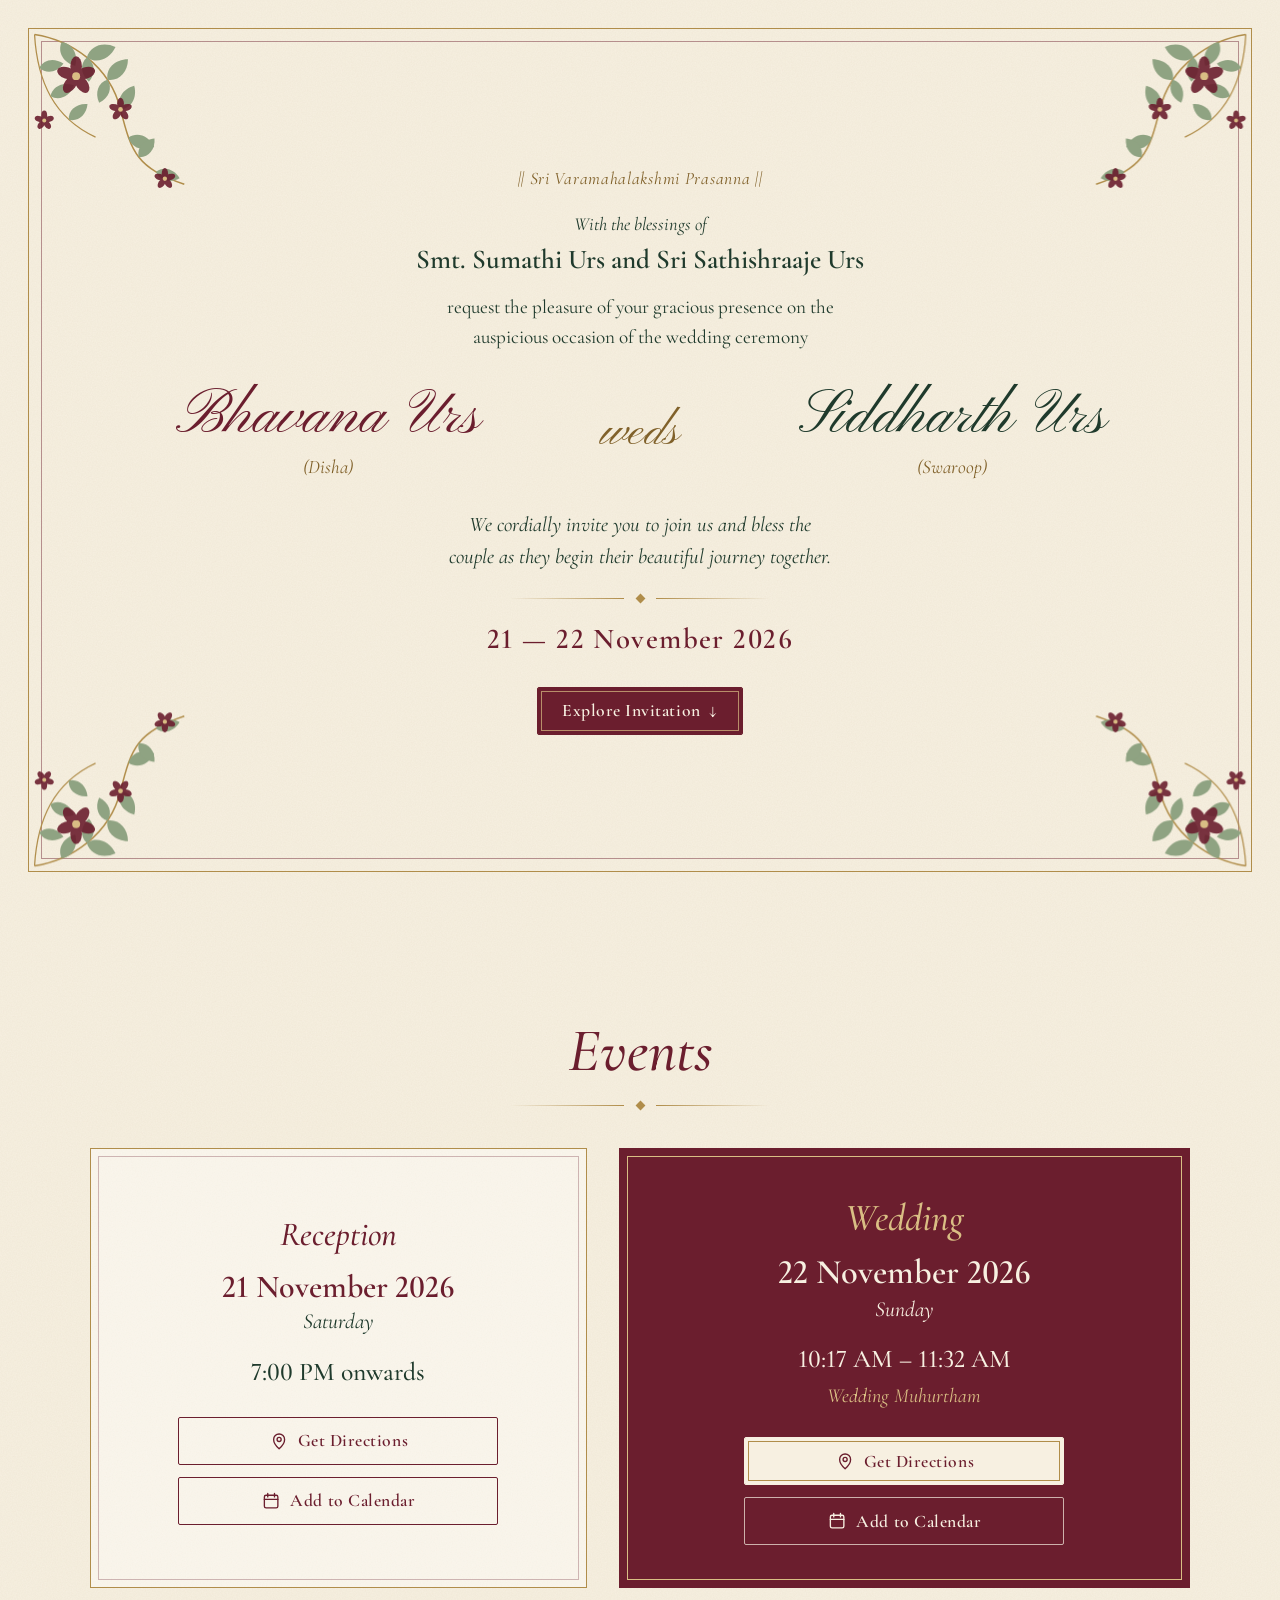
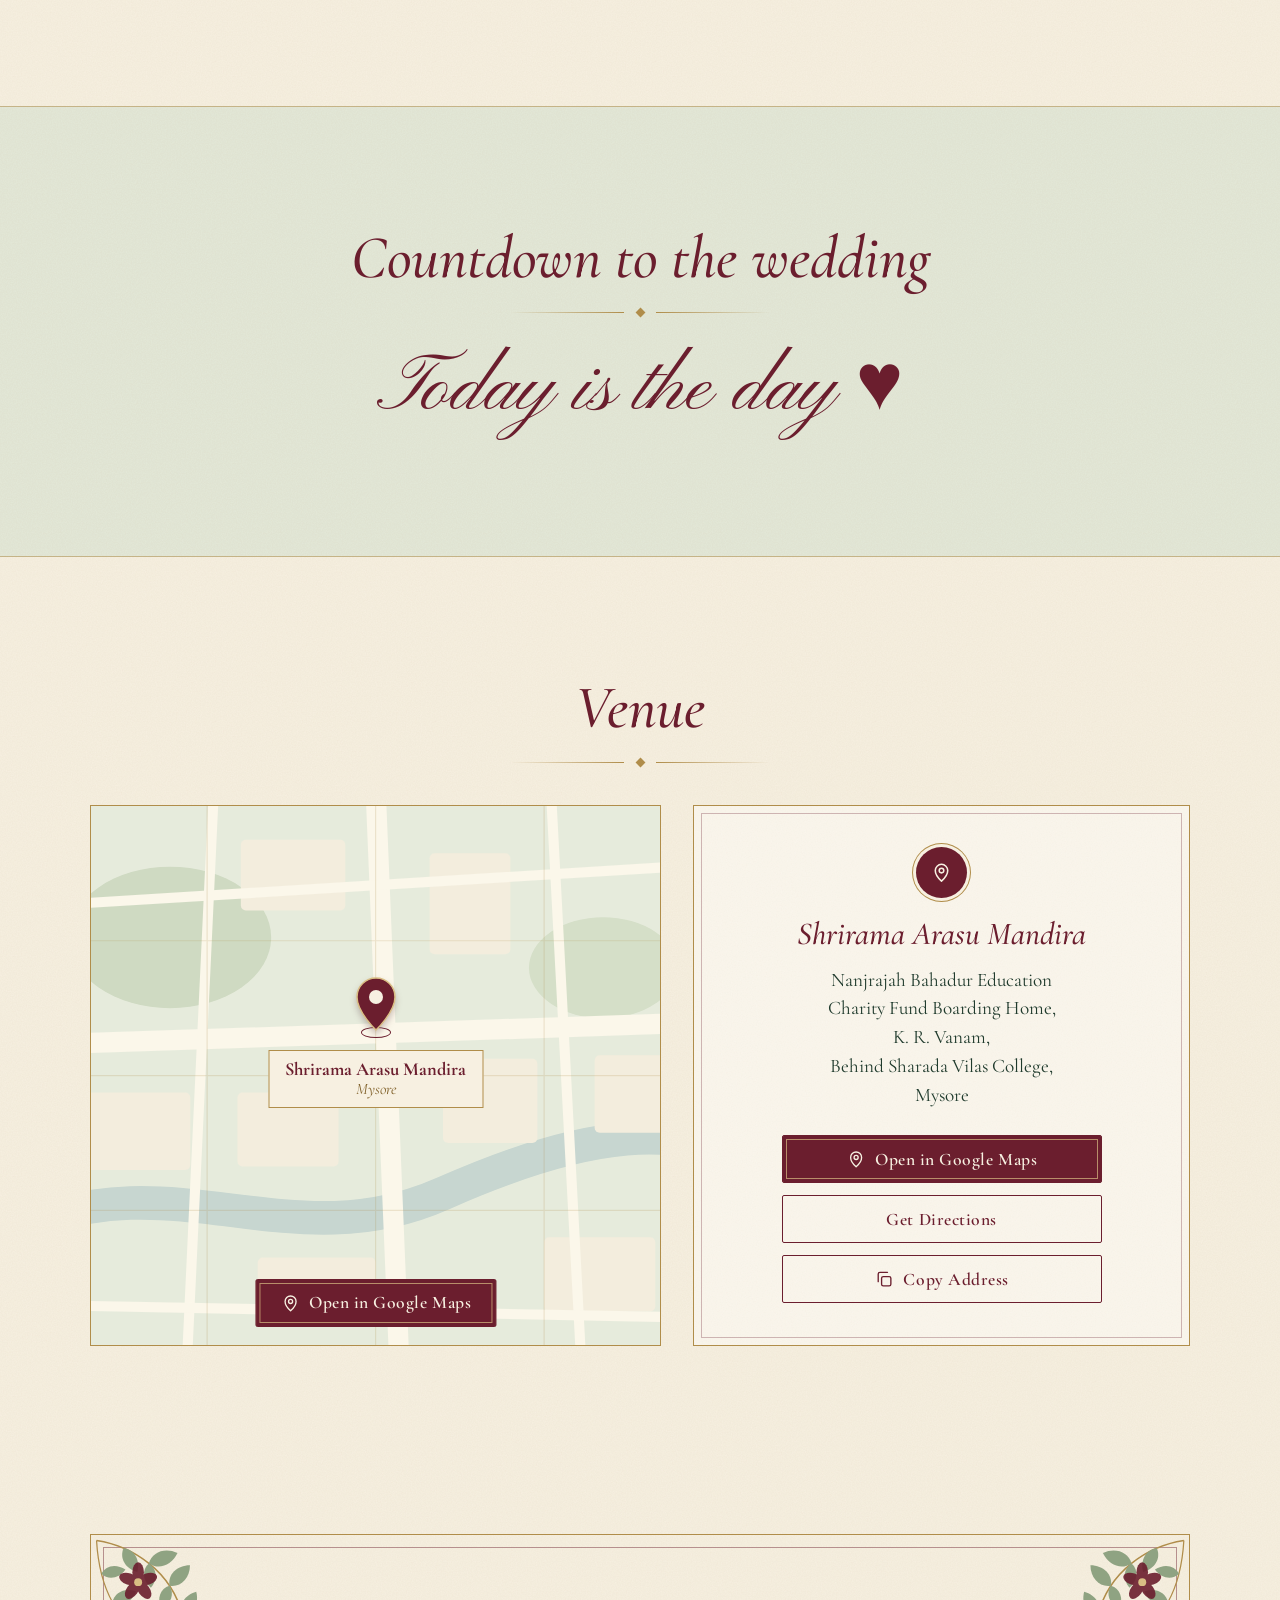
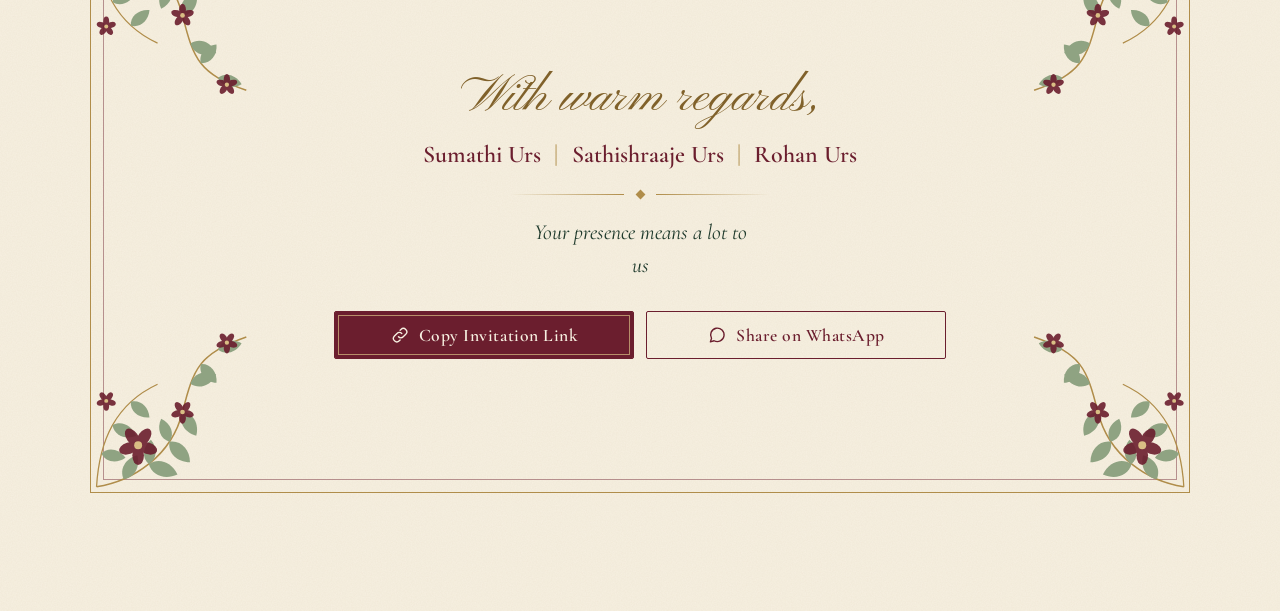
<file: index.html>
<!DOCTYPE html>
<html lang="en">
<head>
<meta charset="utf-8">
<meta name="viewport" content="width=device-width, initial-scale=1, viewport-fit=cover">
<title>Bhavana &amp; Siddharth — Wedding Invitation</title>
<meta name="description" content="Join us as Bhavana Urs and Siddharth Urs celebrate their wedding on 21–22 November 2026 in Mysore.">
<meta name="theme-color" content="#F7F0E1">

<!-- Open Graph (link previews). These must stay as plain text; they are not read from data.js.
     Optional: after publishing, add <meta property="og:image" content="https://YOUR-LIVE-LINK/assets/images/preview.jpg"> -->
<meta property="og:type" content="website">
<meta property="og:title" content="Bhavana &amp; Siddharth — Wedding Invitation">
<meta property="og:description" content="Join us as Bhavana Urs and Siddharth Urs celebrate their wedding on 21–22 November 2026 in Mysore.">
<meta name="twitter:card" content="summary">

<link rel="icon" href="favicon.svg" type="image/svg+xml">

<!-- Free web fonts. If offline, elegant system fonts are used instead. -->
<link rel="preconnect" href="https://fonts.googleapis.com">
<link rel="preconnect" href="https://fonts.gstatic.com" crossorigin>
<link href="https://fonts.googleapis.com/css2?family=Cormorant+Garamond:ital,wght@0,400;0,500;0,600;1,400;1,500&family=Pinyon+Script&display=swap" rel="stylesheet">

<link rel="stylesheet" href="style.css">
<script>document.documentElement.classList.add('js');</script>
</head>
<body>

<!-- Shared icons and floral art (drawn once, reused) -->
<svg width="0" height="0" style="position:absolute" aria-hidden="true" focusable="false">
  <defs>
    <symbol id="i-pin" viewBox="0 0 24 24"><path d="M12 21s-6.5-5.6-6.5-11a6.5 6.5 0 0 1 13 0c0 5.4-6.5 11-6.5 11z"/><circle cx="12" cy="10" r="2.4"/></symbol>
    <symbol id="i-cal" viewBox="0 0 24 24"><rect x="4" y="5" width="16" height="15" rx="2"/><path d="M4 10h16M8 3v4M16 3v4"/></symbol>
    <symbol id="i-copy" viewBox="0 0 24 24"><rect x="9" y="9" width="11" height="11" rx="2"/><path d="M5 15V6a2 2 0 0 1 2-2h9"/></symbol>
    <symbol id="i-share" viewBox="0 0 24 24"><path d="M12 3v12M8 7l4-4 4 4M5 12v7a2 2 0 0 0 2 2h10a2 2 0 0 0 2-2v-7"/></symbol>
    <symbol id="i-link" viewBox="0 0 24 24"><path d="M10 14a4 4 0 0 0 5.7 0l3-3a4 4 0 0 0-5.7-5.7l-1 1M14 10a4 4 0 0 0-5.7 0l-3 3a4 4 0 0 0 5.7 5.7l1-1"/></symbol>
    <symbol id="i-chat" viewBox="0 0 24 24"><path d="M4 20l1.4-4.2A8 8 0 1 1 8.4 18.7L4 20z"/></symbol>

    <path id="leaf" d="M0 0C5-7 15-7 22 0C15 7 5 7 0 0Z"/>
    <g id="flower">
      <g style="fill:var(--burgundy)" opacity=".9">
        <ellipse cx="0" cy="-6.5" rx="3.8" ry="6.5"/>
        <ellipse cx="0" cy="-6.5" rx="3.8" ry="6.5" transform="rotate(72)"/>
        <ellipse cx="0" cy="-6.5" rx="3.8" ry="6.5" transform="rotate(144)"/>
        <ellipse cx="0" cy="-6.5" rx="3.8" ry="6.5" transform="rotate(216)"/>
        <ellipse cx="0" cy="-6.5" rx="3.8" ry="6.5" transform="rotate(288)"/>
      </g>
      <circle r="2.6" style="fill:var(--gold-light)"/>
    </g>
    <g id="corner-art">
      <path d="M4 4C30 8 58 26 66 58S78 100 112 112" fill="none" style="stroke:var(--gold)" stroke-width="1.1"/>
      <path d="M4 4C6 38 18 64 48 78" fill="none" style="stroke:var(--gold)" stroke-width=".9"/>
      <g style="fill:var(--sage)">
        <use href="#leaf" transform="translate(23.5 9.6) rotate(60) scale(.9)"/>
        <use href="#leaf" transform="translate(41.7 20.5) rotate(-20)"/>
        <use href="#leaf" transform="translate(41.7 20.5) rotate(85) scale(.8)"/>
        <use href="#leaf" transform="translate(56.6 36.6) rotate(-45) scale(.95)"/>
        <use href="#leaf" transform="translate(56.6 36.6) rotate(110) scale(.8)"/>
        <use href="#leaf" transform="translate(66 58) rotate(-60) scale(.9)"/>
        <use href="#leaf" transform="translate(71.7 78.3) rotate(20) scale(.9)"/>
        <use href="#leaf" transform="translate(79.2 92.5) rotate(-50) scale(.8)"/>
        <use href="#leaf" transform="translate(91.6 103) rotate(15) scale(.8)"/>
        <use href="#leaf" transform="translate(7.5 28) rotate(-10) scale(.8)"/>
        <use href="#leaf" transform="translate(15.5 48.5) rotate(-25) scale(.85)"/>
        <use href="#leaf" transform="translate(28.7 65.4) rotate(-40) scale(.8)"/>
      </g>
      <use href="#flower" transform="translate(34 34) scale(1.1)"/>
      <use href="#flower" transform="translate(66 58) scale(.65)"/>
      <use href="#flower" transform="translate(98 108) scale(.6)"/>
      <use href="#flower" transform="translate(11 66) scale(.55)"/>
    </g>
  </defs>
</svg>

<main>

<!-- ============ 1. HERO / INVITATION ============ -->
<section class="hero" aria-label="Wedding invitation">
  <div class="plate">
    <svg class="corner corner--tl" viewBox="0 0 120 120" aria-hidden="true"><use href="#corner-art"/></svg>
    <svg class="corner corner--tr" viewBox="0 0 120 120" aria-hidden="true"><use href="#corner-art"/></svg>
    <svg class="corner corner--bl" viewBox="0 0 120 120" aria-hidden="true"><use href="#corner-art"/></svg>
    <svg class="corner corner--br" viewBox="0 0 120 120" aria-hidden="true"><use href="#corner-art"/></svg>

    <div class="invite">
      <p class="seq invocation" style="--i:0" data-text="invocation"></p>
      <p class="seq blessing" style="--i:1" data-text="blessingIntro"></p>
      <p class="seq family" style="--i:2" data-text="familyText"></p>
      <p class="seq request" style="--i:3" data-text="requestText"></p>

      <h1 class="couple">
        <span class="seq person person--bride" style="--i:4">
          <span class="name" data-text="bride"></span>
          <span class="nick">(<span data-text="brideNickname"></span>)</span>
        </span>
        <span class="seq weds" style="--i:5" data-text="wedsWord"></span>
        <span class="seq person person--groom" style="--i:6">
          <span class="name" data-text="groom"></span>
          <span class="nick">(<span data-text="groomNickname"></span>)</span>
        </span>
      </h1>

      <p class="seq invite-line" style="--i:7" data-text="inviteLine"></p>
      <div class="seq rule" style="--i:8" aria-hidden="true"><span class="diamond"></span></div>
      <p class="seq date" style="--i:8" data-text="dateRange"></p>

      <a class="seq btn" style="--i:9" href="#events">Explore Invitation <span class="bob" aria-hidden="true">↓</span></a>
    </div>
  </div>
</section>

<!-- ============ 2. EVENTS ============ -->
<section class="section" id="events" aria-labelledby="events-title">
  <div class="wrap">
    <h2 class="section__title reveal" id="events-title">Events</h2>
    <div class="rule reveal" aria-hidden="true"><span class="diamond"></span></div>

    <div class="events">

      <article class="event event--reception reveal" id="ev-reception">
        <h3 class="event__name" data-text="receptionTitle"></h3>
        <p class="event__date" data-text="dateReception"></p>
        <p class="event__day" data-text="receptionDay"></p>
        <p class="event__time" data-text="receptionTime"></p>
        <p class="event__sub" data-text="receptionSubtitle"></p>
        <div class="event__actions">
          <a class="btn btn--ghost" data-maps target="_blank" rel="noopener">
            <svg class="icon" aria-hidden="true"><use href="#i-pin"/></svg> Get Directions</a>
          <button class="btn btn--ghost cal-toggle" type="button" aria-expanded="false" aria-controls="cal-reception">
            <svg class="icon" aria-hidden="true"><use href="#i-cal"/></svg> Add to Calendar</button>
          <div class="cal-menu" id="cal-reception" hidden>
            <a class="btn btn--sm btn--ghost" data-gcal="reception" target="_blank" rel="noopener">Add to Google Calendar</a>
            <button class="btn btn--sm btn--ghost" type="button" data-ics="reception">Download Calendar File</button>
          </div>
        </div>
      </article>

      <article class="event event--wedding on-dark reveal" id="ev-wedding">
        <h3 class="event__name" data-text="weddingTitle"></h3>
        <p class="event__date" data-text="dateWedding"></p>
        <p class="event__day" data-text="weddingDay"></p>
        <p class="event__time" data-text="weddingTime"></p>
        <p class="event__sub" data-text="weddingSubtitle"></p>
        <div class="event__actions">
          <a class="btn btn--light" data-maps target="_blank" rel="noopener">
            <svg class="icon" aria-hidden="true"><use href="#i-pin"/></svg> Get Directions</a>
          <button class="btn btn--ghost-light cal-toggle" type="button" aria-expanded="false" aria-controls="cal-wedding">
            <svg class="icon" aria-hidden="true"><use href="#i-cal"/></svg> Add to Calendar</button>
          <div class="cal-menu" id="cal-wedding" hidden>
            <a class="btn btn--sm btn--ghost-light" data-gcal="wedding" target="_blank" rel="noopener">Add to Google Calendar</a>
            <button class="btn btn--sm btn--ghost-light" type="button" data-ics="wedding">Download Calendar File</button>
          </div>
        </div>
      </article>

    </div>
  </div>
</section>

<!-- ============ 3. COUNTDOWN ============ -->
<section class="section countdown" id="countdown" aria-labelledby="cd-title">
  <div class="wrap">
    <h2 class="section__title reveal" id="cd-title">Countdown to the wedding</h2>
    <div class="rule reveal" aria-hidden="true"><span class="diamond"></span></div>

    <div class="cd reveal" id="cd" role="timer">
      <div class="cd__unit"><span class="cd__num" id="cd-days">--</span><span class="cd__label">Days</span></div>
      <div class="cd__unit"><span class="cd__num" id="cd-hours">--</span><span class="cd__label">Hours</span></div>
      <div class="cd__unit"><span class="cd__num" id="cd-minutes">--</span><span class="cd__label">Minutes</span></div>
      <div class="cd__unit"><span class="cd__num" id="cd-seconds">--</span><span class="cd__label">Seconds</span></div>
    </div>
    <p class="cd-done" id="cd-done" hidden>Today is the day ♥</p>
  </div>
</section>

<!-- ============ 4. VENUE ============ -->
<section class="section" id="venue" aria-labelledby="venue-title">
  <div class="wrap">
    <h2 class="section__title reveal" id="venue-title">Venue</h2>
    <div class="rule reveal" aria-hidden="true"><span class="diamond"></span></div>

    <div class="venue">
      <!-- Stylised location panel (decorative, no map API needed) -->
      <a class="map reveal" data-maps target="_blank" rel="noopener" aria-label="Open the venue in Google Maps">
        <svg class="map__bg" viewBox="0 0 400 320" preserveAspectRatio="xMidYMid slice" aria-hidden="true">
          <rect width="400" height="320" fill="#E6EBDC"/>
          <path d="M-10 250C80 210 150 270 240 230S380 190 420 210" fill="none" stroke="#C7D6D0" stroke-width="20" stroke-linecap="round"/>
          <ellipse cx="78" cy="78" rx="60" ry="42" fill="#CFDAC2"/>
          <ellipse cx="335" cy="96" rx="44" ry="30" fill="#D5DFC8"/>
          <g fill="#F3EDDD">
            <rect x="120" y="20" width="62" height="42" rx="3"/><rect x="232" y="28" width="48" height="60" rx="3"/>
            <rect x="20" y="170" width="70" height="46" rx="3"/><rect x="118" y="170" width="60" height="44" rx="3"/>
            <rect x="240" y="150" width="56" height="50" rx="3"/><rect x="330" y="148" width="54" height="46" rx="3"/>
            <rect x="130" y="268" width="70" height="40" rx="3"/><rect x="300" y="256" width="66" height="44" rx="3"/>
          </g>
          <g fill="none" stroke="#FBF7EA" stroke-linecap="round">
            <path d="M-10 142L410 128" stroke-width="12"/><path d="M200 -10L214 330" stroke-width="12"/>
            <path d="M-10 60L410 34" stroke-width="6"/><path d="M104 -10L88 330" stroke-width="6"/>
            <path d="M304 -10L322 330" stroke-width="6"/><path d="M-10 296L410 304" stroke-width="6"/>
          </g>
          <path d="M0 80H400M0 160H400M0 240H400M100 0V320M200 0V320M300 0V320" stroke="#B08D4A" stroke-opacity=".2" stroke-width=".7"/>
        </svg>
        <span class="map__pulse" aria-hidden="true"></span>
        <svg class="map__pin" viewBox="0 0 44 56" aria-hidden="true">
          <path d="M22 54S3 36 3 21a19 19 0 0 1 38 0c0 15-19 33-19 33z" style="fill:var(--burgundy)" stroke="#D9BE84" stroke-width="1.5"/>
          <circle cx="22" cy="21" r="7" fill="#F7F0E1"/>
        </svg>
        <span class="map__label"><strong data-text="venueName"></strong><em data-text="venueCity"></em></span>
        <span class="btn map__cta"><svg class="icon" aria-hidden="true"><use href="#i-pin"/></svg> Open in Google Maps</span>
      </a>

      <div class="venue-card reveal">
        <span class="venue-card__icon" aria-hidden="true"><svg class="icon"><use href="#i-pin"/></svg></span>
        <h3 class="venue-card__name" data-text="venueName"></h3>
        <address class="venue-card__addr" data-address></address>
        <div class="venue-card__actions">
          <a class="btn" data-maps target="_blank" rel="noopener"><svg class="icon" aria-hidden="true"><use href="#i-pin"/></svg> Open in Google Maps</a>
          <a class="btn btn--ghost" data-maps target="_blank" rel="noopener">Get Directions</a>
          <button class="btn btn--ghost" type="button" id="copy-address"><svg class="icon" aria-hidden="true"><use href="#i-copy"/></svg> Copy Address</button>
        </div>
      </div>
    </div>
  </div>
</section>

<!-- ============ 5. CLOSING ============ -->
<section class="section closing" id="closing" aria-label="Closing">
  <div class="wrap">
    <div class="plate plate--closing">
      <svg class="corner corner--tl" viewBox="0 0 120 120" aria-hidden="true"><use href="#corner-art"/></svg>
      <svg class="corner corner--tr" viewBox="0 0 120 120" aria-hidden="true"><use href="#corner-art"/></svg>
      <svg class="corner corner--bl" viewBox="0 0 120 120" aria-hidden="true"><use href="#corner-art"/></svg>
      <svg class="corner corner--br" viewBox="0 0 120 120" aria-hidden="true"><use href="#corner-art"/></svg>

      <div class="invite reveal">
        <!-- Photos appear here only if you add them in data.js -->
        <div class="photos" id="photos" hidden></div>

        <p class="regards" data-text="footerRegards"></p>
        <p class="footer-names" id="footer-names"></p>
        <div class="rule" aria-hidden="true"><span class="diamond"></span></div>
        <p class="thanks" data-text="footerClosing"></p>

        <div class="share">
          <button class="btn" type="button" id="share-btn" hidden><svg class="icon" aria-hidden="true"><use href="#i-share"/></svg> Share Invitation</button>
          <button class="btn" type="button" id="copy-link-btn" hidden><svg class="icon" aria-hidden="true"><use href="#i-link"/></svg> Copy Invitation Link</button>
          <a class="btn btn--ghost" id="wa-btn" target="_blank" rel="noopener"><svg class="icon" aria-hidden="true"><use href="#i-chat"/></svg> Share on WhatsApp</a>
        </div>
      </div>
    </div>
  </div>
</section>

</main>

<!-- Floating quick action (appears after the invitation, hides at the Venue section) -->
<a class="fab" id="fab" data-maps target="_blank" rel="noopener" tabindex="-1" aria-label="Get directions to the venue">
  <svg class="icon" aria-hidden="true"><use href="#i-pin"/></svg> Directions
</a>

<div class="toast" id="toast" role="status" aria-live="polite"></div>

<!-- MUSIC (optional, off by default)
     To add music later, put your own audio file in assets/ (for example assets/music.mp3)
     and add a play/pause button that calls audio.play() on tap. Never autoplay.
     <audio id="bgm" src="assets/music.mp3" loop preload="none"></audio>
-->

<script src="data.js"></script>
<script src="script.js"></script>
</body>
</html>
</file>
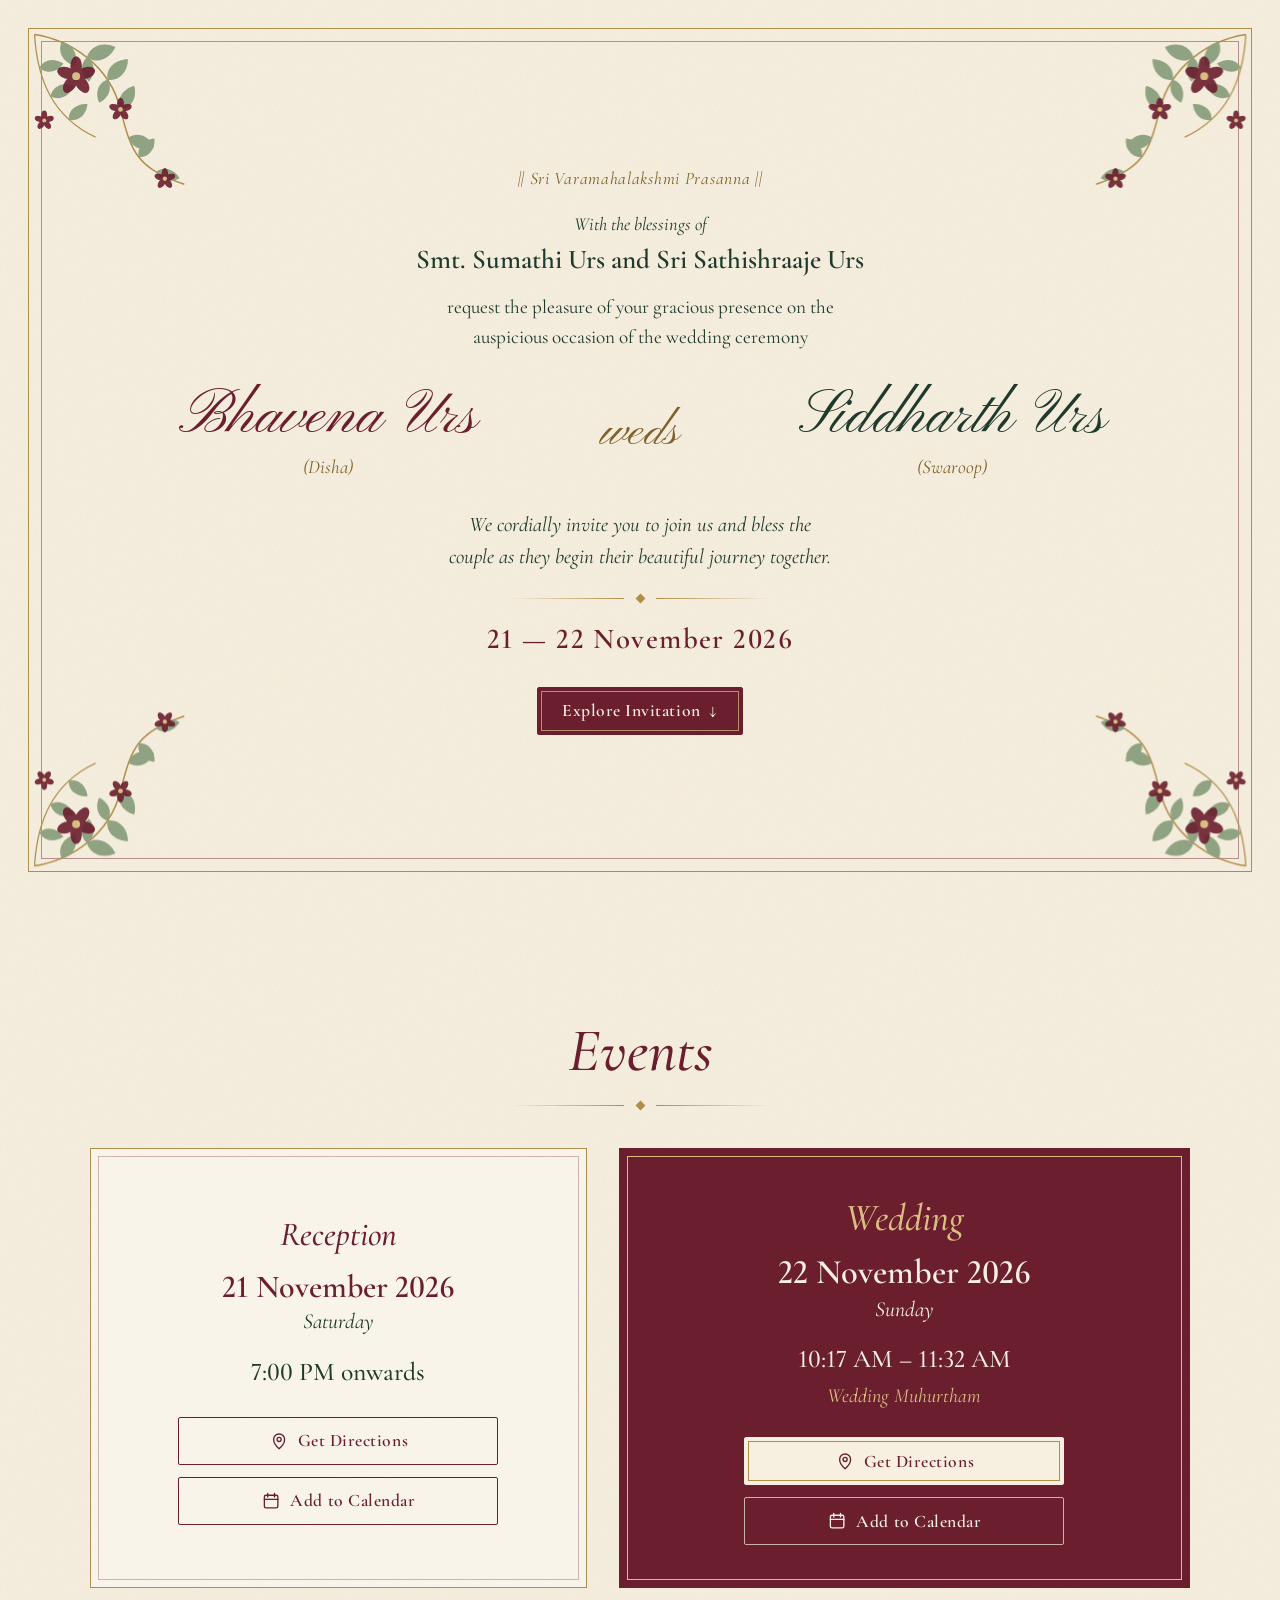
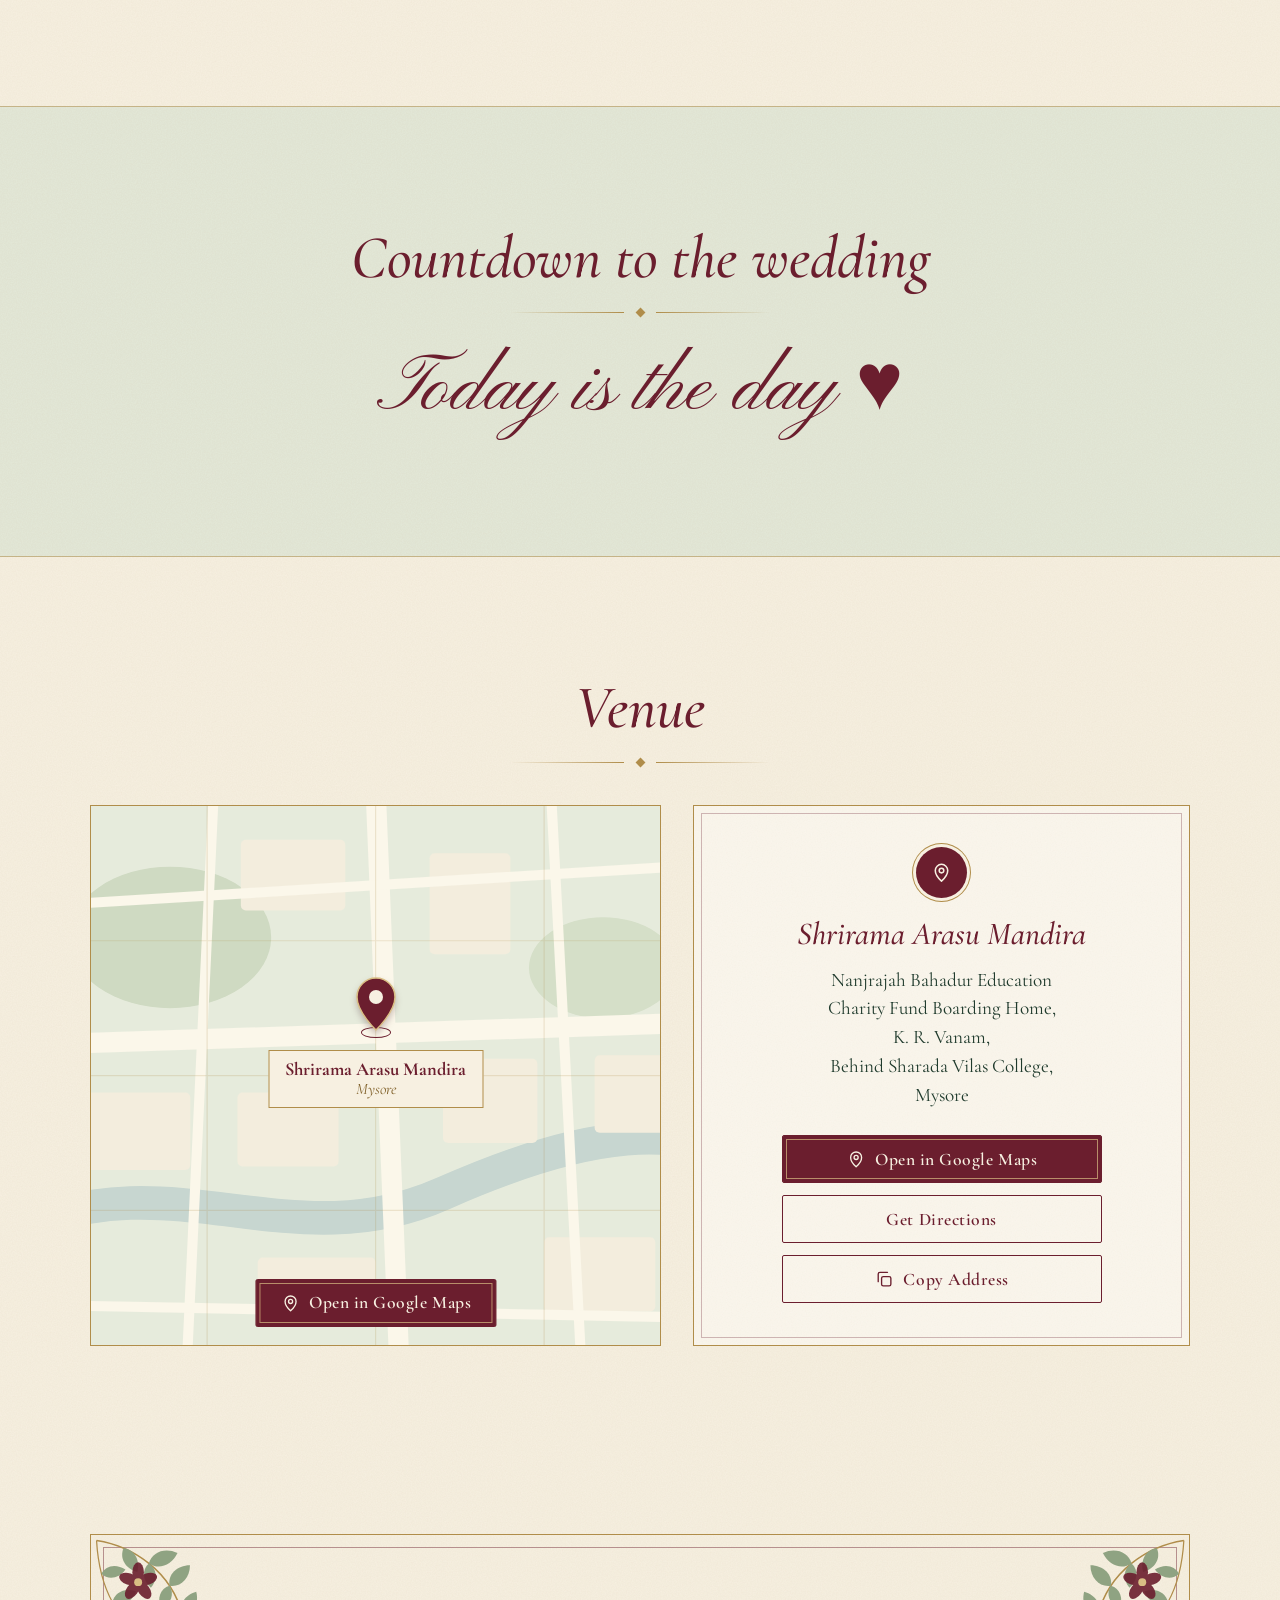
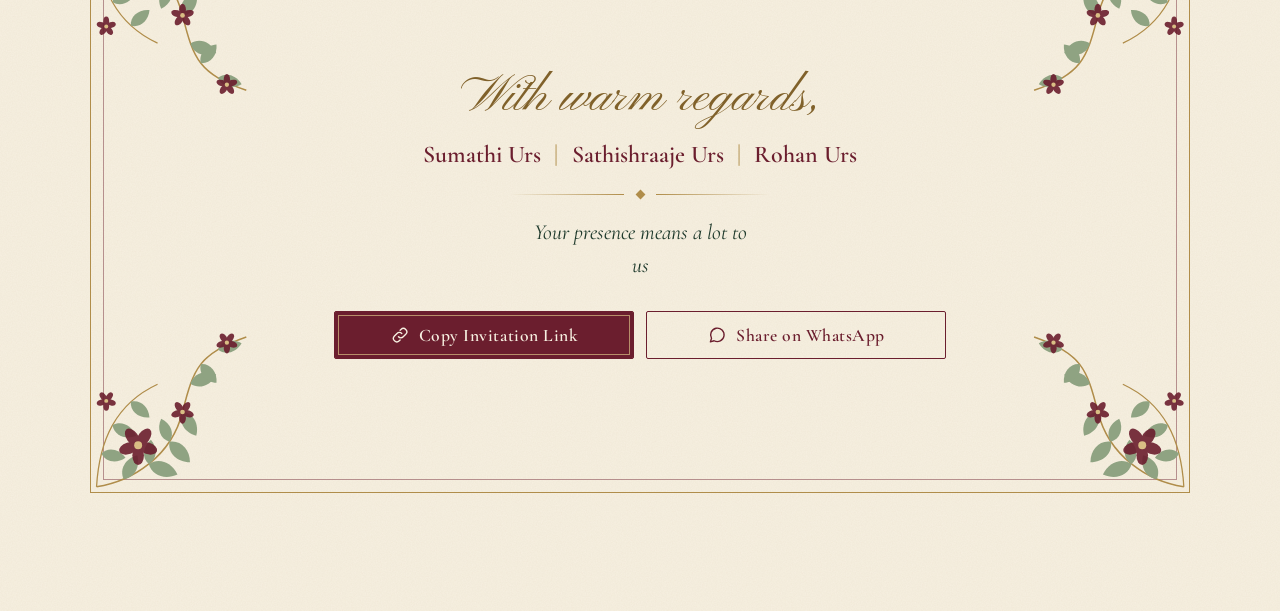
<file: wedding-invitation/wedding-invitation/index.html>
<!DOCTYPE html>
<html lang="en">
<head>
<meta charset="utf-8">
<meta name="viewport" content="width=device-width, initial-scale=1, viewport-fit=cover">
<title>Bhavena &amp; Siddharth — Wedding Invitation</title>
<meta name="description" content="Join us as Bhavena Urs and Siddharth Urs celebrate their wedding on 21–22 November 2026 in Mysore.">
<meta name="theme-color" content="#F7F0E1">

<!-- Open Graph (link previews). These must stay as plain text; they are not read from data.js.
     Optional: after publishing, add <meta property="og:image" content="https://YOUR-LIVE-LINK/assets/images/preview.jpg"> -->
<meta property="og:type" content="website">
<meta property="og:title" content="Bhavena &amp; Siddharth — Wedding Invitation">
<meta property="og:description" content="Join us as Bhavena Urs and Siddharth Urs celebrate their wedding on 21–22 November 2026 in Mysore.">
<meta name="twitter:card" content="summary">

<link rel="icon" href="favicon.svg" type="image/svg+xml">

<!-- Free web fonts. If offline, elegant system fonts are used instead. -->
<link rel="preconnect" href="https://fonts.googleapis.com">
<link rel="preconnect" href="https://fonts.gstatic.com" crossorigin>
<link href="https://fonts.googleapis.com/css2?family=Cormorant+Garamond:ital,wght@0,400;0,500;0,600;1,400;1,500&family=Pinyon+Script&display=swap" rel="stylesheet">

<link rel="stylesheet" href="style.css">
<script>document.documentElement.classList.add('js');</script>
</head>
<body>

<!-- Shared icons and floral art (drawn once, reused) -->
<svg width="0" height="0" style="position:absolute" aria-hidden="true" focusable="false">
  <defs>
    <symbol id="i-pin" viewBox="0 0 24 24"><path d="M12 21s-6.5-5.6-6.5-11a6.5 6.5 0 0 1 13 0c0 5.4-6.5 11-6.5 11z"/><circle cx="12" cy="10" r="2.4"/></symbol>
    <symbol id="i-cal" viewBox="0 0 24 24"><rect x="4" y="5" width="16" height="15" rx="2"/><path d="M4 10h16M8 3v4M16 3v4"/></symbol>
    <symbol id="i-copy" viewBox="0 0 24 24"><rect x="9" y="9" width="11" height="11" rx="2"/><path d="M5 15V6a2 2 0 0 1 2-2h9"/></symbol>
    <symbol id="i-share" viewBox="0 0 24 24"><path d="M12 3v12M8 7l4-4 4 4M5 12v7a2 2 0 0 0 2 2h10a2 2 0 0 0 2-2v-7"/></symbol>
    <symbol id="i-link" viewBox="0 0 24 24"><path d="M10 14a4 4 0 0 0 5.7 0l3-3a4 4 0 0 0-5.7-5.7l-1 1M14 10a4 4 0 0 0-5.7 0l-3 3a4 4 0 0 0 5.7 5.7l1-1"/></symbol>
    <symbol id="i-chat" viewBox="0 0 24 24"><path d="M4 20l1.4-4.2A8 8 0 1 1 8.4 18.7L4 20z"/></symbol>

    <path id="leaf" d="M0 0C5-7 15-7 22 0C15 7 5 7 0 0Z"/>
    <g id="flower">
      <g style="fill:var(--burgundy)" opacity=".9">
        <ellipse cx="0" cy="-6.5" rx="3.8" ry="6.5"/>
        <ellipse cx="0" cy="-6.5" rx="3.8" ry="6.5" transform="rotate(72)"/>
        <ellipse cx="0" cy="-6.5" rx="3.8" ry="6.5" transform="rotate(144)"/>
        <ellipse cx="0" cy="-6.5" rx="3.8" ry="6.5" transform="rotate(216)"/>
        <ellipse cx="0" cy="-6.5" rx="3.8" ry="6.5" transform="rotate(288)"/>
      </g>
      <circle r="2.6" style="fill:var(--gold-light)"/>
    </g>
    <g id="corner-art">
      <path d="M4 4C30 8 58 26 66 58S78 100 112 112" fill="none" style="stroke:var(--gold)" stroke-width="1.1"/>
      <path d="M4 4C6 38 18 64 48 78" fill="none" style="stroke:var(--gold)" stroke-width=".9"/>
      <g style="fill:var(--sage)">
        <use href="#leaf" transform="translate(23.5 9.6) rotate(60) scale(.9)"/>
        <use href="#leaf" transform="translate(41.7 20.5) rotate(-20)"/>
        <use href="#leaf" transform="translate(41.7 20.5) rotate(85) scale(.8)"/>
        <use href="#leaf" transform="translate(56.6 36.6) rotate(-45) scale(.95)"/>
        <use href="#leaf" transform="translate(56.6 36.6) rotate(110) scale(.8)"/>
        <use href="#leaf" transform="translate(66 58) rotate(-60) scale(.9)"/>
        <use href="#leaf" transform="translate(71.7 78.3) rotate(20) scale(.9)"/>
        <use href="#leaf" transform="translate(79.2 92.5) rotate(-50) scale(.8)"/>
        <use href="#leaf" transform="translate(91.6 103) rotate(15) scale(.8)"/>
        <use href="#leaf" transform="translate(7.5 28) rotate(-10) scale(.8)"/>
        <use href="#leaf" transform="translate(15.5 48.5) rotate(-25) scale(.85)"/>
        <use href="#leaf" transform="translate(28.7 65.4) rotate(-40) scale(.8)"/>
      </g>
      <use href="#flower" transform="translate(34 34) scale(1.1)"/>
      <use href="#flower" transform="translate(66 58) scale(.65)"/>
      <use href="#flower" transform="translate(98 108) scale(.6)"/>
      <use href="#flower" transform="translate(11 66) scale(.55)"/>
    </g>
  </defs>
</svg>

<main>

<!-- ============ 1. HERO / INVITATION ============ -->
<section class="hero" aria-label="Wedding invitation">
  <div class="plate">
    <svg class="corner corner--tl" viewBox="0 0 120 120" aria-hidden="true"><use href="#corner-art"/></svg>
    <svg class="corner corner--tr" viewBox="0 0 120 120" aria-hidden="true"><use href="#corner-art"/></svg>
    <svg class="corner corner--bl" viewBox="0 0 120 120" aria-hidden="true"><use href="#corner-art"/></svg>
    <svg class="corner corner--br" viewBox="0 0 120 120" aria-hidden="true"><use href="#corner-art"/></svg>

    <div class="invite">
      <p class="seq invocation" style="--i:0" data-text="invocation"></p>
      <p class="seq blessing" style="--i:1" data-text="blessingIntro"></p>
      <p class="seq family" style="--i:2" data-text="familyText"></p>
      <p class="seq request" style="--i:3" data-text="requestText"></p>

      <h1 class="couple">
        <span class="seq person person--bride" style="--i:4">
          <span class="name" data-text="bride"></span>
          <span class="nick">(<span data-text="brideNickname"></span>)</span>
        </span>
        <span class="seq weds" style="--i:5" data-text="wedsWord"></span>
        <span class="seq person person--groom" style="--i:6">
          <span class="name" data-text="groom"></span>
          <span class="nick">(<span data-text="groomNickname"></span>)</span>
        </span>
      </h1>

      <p class="seq invite-line" style="--i:7" data-text="inviteLine"></p>
      <div class="seq rule" style="--i:8" aria-hidden="true"><span class="diamond"></span></div>
      <p class="seq date" style="--i:8" data-text="dateRange"></p>

      <a class="seq btn" style="--i:9" href="#events">Explore Invitation <span class="bob" aria-hidden="true">↓</span></a>
    </div>
  </div>
</section>

<!-- ============ 2. EVENTS ============ -->
<section class="section" id="events" aria-labelledby="events-title">
  <div class="wrap">
    <h2 class="section__title reveal" id="events-title">Events</h2>
    <div class="rule reveal" aria-hidden="true"><span class="diamond"></span></div>

    <div class="events">

      <article class="event event--reception reveal" id="ev-reception">
        <h3 class="event__name" data-text="receptionTitle"></h3>
        <p class="event__date" data-text="dateReception"></p>
        <p class="event__day" data-text="receptionDay"></p>
        <p class="event__time" data-text="receptionTime"></p>
        <p class="event__sub" data-text="receptionSubtitle"></p>
        <div class="event__actions">
          <a class="btn btn--ghost" data-maps target="_blank" rel="noopener">
            <svg class="icon" aria-hidden="true"><use href="#i-pin"/></svg> Get Directions</a>
          <button class="btn btn--ghost cal-toggle" type="button" aria-expanded="false" aria-controls="cal-reception">
            <svg class="icon" aria-hidden="true"><use href="#i-cal"/></svg> Add to Calendar</button>
          <div class="cal-menu" id="cal-reception" hidden>
            <a class="btn btn--sm btn--ghost" data-gcal="reception" target="_blank" rel="noopener">Add to Google Calendar</a>
            <button class="btn btn--sm btn--ghost" type="button" data-ics="reception">Download Calendar File</button>
          </div>
        </div>
      </article>

      <article class="event event--wedding on-dark reveal" id="ev-wedding">
        <h3 class="event__name" data-text="weddingTitle"></h3>
        <p class="event__date" data-text="dateWedding"></p>
        <p class="event__day" data-text="weddingDay"></p>
        <p class="event__time" data-text="weddingTime"></p>
        <p class="event__sub" data-text="weddingSubtitle"></p>
        <div class="event__actions">
          <a class="btn btn--light" data-maps target="_blank" rel="noopener">
            <svg class="icon" aria-hidden="true"><use href="#i-pin"/></svg> Get Directions</a>
          <button class="btn btn--ghost-light cal-toggle" type="button" aria-expanded="false" aria-controls="cal-wedding">
            <svg class="icon" aria-hidden="true"><use href="#i-cal"/></svg> Add to Calendar</button>
          <div class="cal-menu" id="cal-wedding" hidden>
            <a class="btn btn--sm btn--ghost-light" data-gcal="wedding" target="_blank" rel="noopener">Add to Google Calendar</a>
            <button class="btn btn--sm btn--ghost-light" type="button" data-ics="wedding">Download Calendar File</button>
          </div>
        </div>
      </article>

    </div>
  </div>
</section>

<!-- ============ 3. COUNTDOWN ============ -->
<section class="section countdown" id="countdown" aria-labelledby="cd-title">
  <div class="wrap">
    <h2 class="section__title reveal" id="cd-title">Countdown to the wedding</h2>
    <div class="rule reveal" aria-hidden="true"><span class="diamond"></span></div>

    <div class="cd reveal" id="cd" role="timer">
      <div class="cd__unit"><span class="cd__num" id="cd-days">--</span><span class="cd__label">Days</span></div>
      <div class="cd__unit"><span class="cd__num" id="cd-hours">--</span><span class="cd__label">Hours</span></div>
      <div class="cd__unit"><span class="cd__num" id="cd-minutes">--</span><span class="cd__label">Minutes</span></div>
      <div class="cd__unit"><span class="cd__num" id="cd-seconds">--</span><span class="cd__label">Seconds</span></div>
    </div>
    <p class="cd-done" id="cd-done" hidden>Today is the day ♥</p>
  </div>
</section>

<!-- ============ 4. VENUE ============ -->
<section class="section" id="venue" aria-labelledby="venue-title">
  <div class="wrap">
    <h2 class="section__title reveal" id="venue-title">Venue</h2>
    <div class="rule reveal" aria-hidden="true"><span class="diamond"></span></div>

    <div class="venue">
      <!-- Stylised location panel (decorative, no map API needed) -->
      <a class="map reveal" data-maps target="_blank" rel="noopener" aria-label="Open the venue in Google Maps">
        <svg class="map__bg" viewBox="0 0 400 320" preserveAspectRatio="xMidYMid slice" aria-hidden="true">
          <rect width="400" height="320" fill="#E6EBDC"/>
          <path d="M-10 250C80 210 150 270 240 230S380 190 420 210" fill="none" stroke="#C7D6D0" stroke-width="20" stroke-linecap="round"/>
          <ellipse cx="78" cy="78" rx="60" ry="42" fill="#CFDAC2"/>
          <ellipse cx="335" cy="96" rx="44" ry="30" fill="#D5DFC8"/>
          <g fill="#F3EDDD">
            <rect x="120" y="20" width="62" height="42" rx="3"/><rect x="232" y="28" width="48" height="60" rx="3"/>
            <rect x="20" y="170" width="70" height="46" rx="3"/><rect x="118" y="170" width="60" height="44" rx="3"/>
            <rect x="240" y="150" width="56" height="50" rx="3"/><rect x="330" y="148" width="54" height="46" rx="3"/>
            <rect x="130" y="268" width="70" height="40" rx="3"/><rect x="300" y="256" width="66" height="44" rx="3"/>
          </g>
          <g fill="none" stroke="#FBF7EA" stroke-linecap="round">
            <path d="M-10 142L410 128" stroke-width="12"/><path d="M200 -10L214 330" stroke-width="12"/>
            <path d="M-10 60L410 34" stroke-width="6"/><path d="M104 -10L88 330" stroke-width="6"/>
            <path d="M304 -10L322 330" stroke-width="6"/><path d="M-10 296L410 304" stroke-width="6"/>
          </g>
          <path d="M0 80H400M0 160H400M0 240H400M100 0V320M200 0V320M300 0V320" stroke="#B08D4A" stroke-opacity=".2" stroke-width=".7"/>
        </svg>
        <span class="map__pulse" aria-hidden="true"></span>
        <svg class="map__pin" viewBox="0 0 44 56" aria-hidden="true">
          <path d="M22 54S3 36 3 21a19 19 0 0 1 38 0c0 15-19 33-19 33z" style="fill:var(--burgundy)" stroke="#D9BE84" stroke-width="1.5"/>
          <circle cx="22" cy="21" r="7" fill="#F7F0E1"/>
        </svg>
        <span class="map__label"><strong data-text="venueName"></strong><em data-text="venueCity"></em></span>
        <span class="btn map__cta"><svg class="icon" aria-hidden="true"><use href="#i-pin"/></svg> Open in Google Maps</span>
      </a>

      <div class="venue-card reveal">
        <span class="venue-card__icon" aria-hidden="true"><svg class="icon"><use href="#i-pin"/></svg></span>
        <h3 class="venue-card__name" data-text="venueName"></h3>
        <address class="venue-card__addr" data-address></address>
        <div class="venue-card__actions">
          <a class="btn" data-maps target="_blank" rel="noopener"><svg class="icon" aria-hidden="true"><use href="#i-pin"/></svg> Open in Google Maps</a>
          <a class="btn btn--ghost" data-maps target="_blank" rel="noopener">Get Directions</a>
          <button class="btn btn--ghost" type="button" id="copy-address"><svg class="icon" aria-hidden="true"><use href="#i-copy"/></svg> Copy Address</button>
        </div>
      </div>
    </div>
  </div>
</section>

<!-- ============ 5. CLOSING ============ -->
<section class="section closing" id="closing" aria-label="Closing">
  <div class="wrap">
    <div class="plate plate--closing">
      <svg class="corner corner--tl" viewBox="0 0 120 120" aria-hidden="true"><use href="#corner-art"/></svg>
      <svg class="corner corner--tr" viewBox="0 0 120 120" aria-hidden="true"><use href="#corner-art"/></svg>
      <svg class="corner corner--bl" viewBox="0 0 120 120" aria-hidden="true"><use href="#corner-art"/></svg>
      <svg class="corner corner--br" viewBox="0 0 120 120" aria-hidden="true"><use href="#corner-art"/></svg>

      <div class="invite reveal">
        <!-- Photos appear here only if you add them in data.js -->
        <div class="photos" id="photos" hidden></div>

        <p class="regards" data-text="footerRegards"></p>
        <p class="footer-names" id="footer-names"></p>
        <div class="rule" aria-hidden="true"><span class="diamond"></span></div>
        <p class="thanks" data-text="footerClosing"></p>

        <div class="share">
          <button class="btn" type="button" id="share-btn" hidden><svg class="icon" aria-hidden="true"><use href="#i-share"/></svg> Share Invitation</button>
          <button class="btn" type="button" id="copy-link-btn" hidden><svg class="icon" aria-hidden="true"><use href="#i-link"/></svg> Copy Invitation Link</button>
          <a class="btn btn--ghost" id="wa-btn" target="_blank" rel="noopener"><svg class="icon" aria-hidden="true"><use href="#i-chat"/></svg> Share on WhatsApp</a>
        </div>
      </div>
    </div>
  </div>
</section>

</main>

<!-- Floating quick action (appears after the invitation, hides at the Venue section) -->
<a class="fab" id="fab" data-maps target="_blank" rel="noopener" tabindex="-1" aria-label="Get directions to the venue">
  <svg class="icon" aria-hidden="true"><use href="#i-pin"/></svg> Directions
</a>

<div class="toast" id="toast" role="status" aria-live="polite"></div>

<!-- MUSIC (optional, off by default)
     To add music later, put your own audio file in assets/ (for example assets/music.mp3)
     and add a play/pause button that calls audio.play() on tap. Never autoplay.
     <audio id="bgm" src="assets/music.mp3" loop preload="none"></audio>
-->

<script src="data.js"></script>
<script src="script.js"></script>
</body>
</html>
</file>
<file: style.css>
/* ==========================================================================
   Wedding invitation — styles
   Change the colours below (CHANGE COLOURS HERE) and everything updates.
   ========================================================================== */

:root {
  /* CHANGE COLOURS HERE */
  --cream: #F7F0E1;
  --cream-deep: #E9DEC4;
  --sage: #8FA382;
  --sage-soft: #E3E8D8;
  --burgundy: #6B1E2E;
  --gold: #B08D4A;
  --gold-text: #80612A;      /* darker gold, readable for small text */
  --gold-light: #D9BE84;     /* gold on dark backgrounds */
  --green: #1F3A2C;
  --charcoal: #2B2F2A;

  --serif: 'Cormorant Garamond', Georgia, 'Times New Roman', serif;
  --script: 'Pinyon Script', 'Snell Roundhand', 'Apple Chancery', 'Brush Script MT', cursive;
  --ease: cubic-bezier(.22, .61, .36, 1);

  /* faint paper grain, drawn with SVG (no image file needed) */
  --paper: url("data:image/svg+xml,%3Csvg xmlns='http://www.w3.org/2000/svg' width='220' height='220'%3E%3Cfilter id='n'%3E%3CfeTurbulence type='fractalNoise' baseFrequency='.8' numOctaves='2' stitchTiles='stitch'/%3E%3CfeColorMatrix values='0 0 0 0 .42 0 0 0 0 .32 0 0 0 0 .18 0 0 0 .09 0'/%3E%3C/filter%3E%3Crect width='100%25' height='100%25' filter='url(%23n)'/%3E%3C/svg%3E");
}

*, *::before, *::after { box-sizing: border-box; }

html {
  scroll-behavior: smooth;
  -webkit-text-size-adjust: 100%;
}

body {
  margin: 0;
  background: var(--cream) var(--paper);
  color: var(--green);
  font-family: var(--serif);
  font-size: 1.2rem;
  line-height: 1.55;
  font-variant-numeric: lining-nums;
  overflow-x: hidden;
  -webkit-font-smoothing: antialiased;
}

p, h1, h2, h3 { margin: 0; }
address { font-style: normal; }
img { max-width: 100%; display: block; }

:focus-visible { outline: 2px solid var(--burgundy); outline-offset: 3px; }
.on-dark :focus-visible { outline-color: var(--gold-light); }

/* ---------- Icons ---------- */
.icon {
  width: 1.15em; height: 1.15em; flex: none;
  fill: none; stroke: currentColor; stroke-width: 1.6;
  stroke-linecap: round; stroke-linejoin: round;
}

/* ---------- Buttons ---------- */
.btn {
  display: inline-flex; align-items: center; justify-content: center; gap: .55rem;
  min-height: 3rem; padding: .55rem 1.5rem;
  font: 600 1.1rem/1.2 var(--serif); letter-spacing: .03em; text-decoration: none;
  color: var(--cream); background: var(--burgundy);
  border: 1px solid var(--burgundy); border-radius: 2px;
  box-shadow: inset 0 0 0 3px var(--burgundy), inset 0 0 0 4px rgba(217, 190, 132, .7);
  cursor: pointer; text-align: center;
  transition: background .35s var(--ease), color .35s var(--ease), transform .35s var(--ease), box-shadow .35s var(--ease);
  -webkit-tap-highlight-color: transparent;
}
.btn:active { transform: scale(.98); }
@media (hover: hover) {
  .btn:hover { background: #55172A; transform: translateY(-2px); box-shadow: inset 0 0 0 3px #55172A, inset 0 0 0 4px var(--gold-light), 0 10px 20px -12px rgba(60, 20, 30, .6); }
}
.btn--ghost { color: var(--burgundy); background: transparent; box-shadow: none; }
@media (hover: hover) {
  .btn--ghost:hover { background: var(--burgundy); color: var(--cream); box-shadow: none; }
}
.btn--light { color: var(--burgundy); background: var(--cream); border-color: var(--cream); box-shadow: inset 0 0 0 3px var(--cream), inset 0 0 0 4px var(--gold); }
@media (hover: hover) {
  .btn--light:hover { background: #fff8e8; color: var(--burgundy); box-shadow: inset 0 0 0 3px #fff8e8, inset 0 0 0 4px var(--gold); }
}
.btn--ghost-light { color: var(--cream); background: transparent; border-color: rgba(247, 240, 225, .7); box-shadow: none; }
@media (hover: hover) {
  .btn--ghost-light:hover { background: var(--cream); color: var(--burgundy); box-shadow: none; }
}
.btn--sm { min-height: 2.75rem; font-size: 1rem; padding: .4rem 1rem; }

/* ---------- Ornament rule ---------- */
.rule { display: flex; align-items: center; justify-content: center; gap: .8rem; width: min(260px, 70%); margin: 1.1rem auto; }
.rule::before, .rule::after { content: ""; flex: 1; height: 1px; transition: transform 1.1s var(--ease) .2s; }
.rule::before { background: linear-gradient(90deg, transparent, var(--gold)); transform-origin: right; }
.rule::after  { background: linear-gradient(270deg, transparent, var(--gold)); transform-origin: left; }
.diamond { width: 7px; height: 7px; background: var(--gold); transform: rotate(45deg); flex: none; }

/* ==========================================================================
   Plate (bordered card with floral corners) — used by hero and closing
   ========================================================================== */
.plate {
  --corner: clamp(72px, 19vw, 180px);
  position: relative; flex: 1;
  border: 1px solid var(--gold);
  overflow: hidden; isolation: isolate;
}
.plate::before {
  content: ""; position: absolute; inset: clamp(6px, 1.4vw, 12px);
  border: 1px solid rgba(107, 30, 46, .45); pointer-events: none; z-index: -1;
}
.corner {
  position: absolute; width: var(--corner); height: var(--corner);
  pointer-events: none; z-index: -1;
}
.corner--tl { top: 0; left: 0; }
.corner--tr { top: 0; right: 0; transform: scaleX(-1); }
.corner--bl { bottom: 0; left: 0; transform: scaleY(-1); }
.corner--br { bottom: 0; right: 0; transform: scale(-1, -1); }
.corner use { transform-origin: 0 0; animation: sway 9s ease-in-out infinite alternate; }
.corner--tr use { animation-duration: 11s; animation-delay: -3s; }
.corner--bl use { animation-duration: 10s; animation-delay: -6s; }
.corner--br use { animation-duration: 12s; animation-delay: -1s; }

.invite {
  display: flex; flex-direction: column; align-items: center; text-align: center;
  padding: calc(var(--corner) * .95) clamp(22px, 6vw, 90px);
  max-width: 1150px; margin: 0 auto;
}

/* ==========================================================================
   1. HERO
   ========================================================================== */
.hero {
  min-height: 100vh; min-height: 100svh;
  display: flex;
  padding: clamp(10px, 2.5vw, 28px);
  background: var(--cream) var(--paper);
  animation: bgIn 1.1s ease both;
}
.hero .plate { display: flex; align-items: center; justify-content: center; animation: borderIn 1.2s var(--ease) .25s both; }
.hero .plate::before { animation: fadeIn 1.2s ease .5s both; }
.hero .corner { opacity: 0; animation: fadeIn 1.8s ease .9s forwards; }
.hero .invite { flex: 1; }

.seq { opacity: 0; animation: rise 1s var(--ease) forwards; animation-delay: calc(1.4s + var(--i, 0) * .3s); }

.invocation { font-size: 1.1rem; font-style: italic; letter-spacing: .04em; color: var(--gold-text); }
.blessing   { margin-top: 1.1rem; font-size: 1.15rem; font-style: italic; }
.family     { margin-top: .2rem; font-size: 1.45rem; font-weight: 600; max-width: 24ch; line-height: 1.3; text-wrap: balance; }
.request    { margin-top: 1rem; max-width: 30ch; font-size: 1.2rem; }

.couple { display: grid; width: 100%; justify-items: center; gap: .15rem; margin: 1.3rem 0 1.1rem; font-weight: 400; }
.couple > * { display: block; }
.person { display: grid; justify-items: center; }
.name { font-family: var(--script); font-size: clamp(3.1rem, 14.5vw, 5.4rem); line-height: 1.12; font-weight: 400; }
.person--bride .name { color: var(--burgundy); }
.person--groom .name { color: var(--green); }
.nick { font-size: 1.2rem; font-style: italic; color: var(--gold-text); }
.weds { font-family: var(--script); font-size: clamp(1.9rem, 7.5vw, 2.7rem); color: var(--gold-text); line-height: 1.3; }

.invite-line { max-width: 34ch; font-style: italic; text-wrap: balance; }
.hero .rule { margin: 1.4rem auto .9rem; }
.date { font-size: 1.55rem; font-weight: 600; letter-spacing: .05em; color: var(--burgundy); margin-bottom: 1.6rem; }
.bob { display: inline-block; animation: bob 2.4s ease-in-out infinite; }

/* ==========================================================================
   Sections
   ========================================================================== */
.section { padding: clamp(64px, 10vw, 118px) clamp(18px, 5vw, 40px); }
.wrap { max-width: 1100px; margin: 0 auto; }
.section__title {
  text-align: center; font-style: italic; font-weight: 500; color: var(--burgundy);
  font-size: clamp(2.3rem, 7vw, 3.6rem); line-height: 1.1;
}

/* ---------- 2. Events ---------- */
#events, #venue { scroll-margin-top: 0; }
.events { display: grid; gap: 1.6rem; margin-top: 2.4rem; }
.event {
  position: relative; display: flex; flex-direction: column; align-items: center; text-align: center;
  padding: 2.3rem 1.4rem 2rem;
  transition: transform .5s var(--ease), box-shadow .5s var(--ease);
}
.event__name { font-style: italic; font-weight: 500; font-size: 2.1rem; line-height: 1.1; }
.event__date { margin-top: .9rem; font-size: 2rem; font-weight: 600; line-height: 1.15; }
.event__day  { font-style: italic; font-size: 1.35rem; }
.event__time { margin-top: .8rem; font-size: 1.6rem; font-weight: 500; }
.event__sub  { font-style: italic; font-size: 1.25rem; margin-top: .1rem; }
.event [hidden] { display: none; }
.event__actions { display: flex; flex-direction: column; gap: .75rem; width: 100%; max-width: 320px; margin-top: 1.6rem; }
.cal-menu { display: grid; gap: .55rem; }
.cal-menu[hidden] { display: none; }
.cal-menu:not([hidden]) { animation: rise .4s var(--ease) both; }

.event--reception {
  background: rgba(255, 255, 255, .38); border: 1px solid var(--gold); color: var(--green);
  outline: 1px solid rgba(107, 30, 46, .3); outline-offset: -9px;
}
.event--reception .event__name, .event--reception .event__date { color: var(--burgundy); }
.event--reception .event__sub { color: var(--gold-text); }

.event--wedding {
  background: var(--burgundy); color: var(--cream); border: 1px solid var(--burgundy);
  outline: 1px solid var(--gold-light); outline-offset: -9px;
}
.event--wedding .event__name { color: var(--gold-light); font-size: 2.4rem; }
.event--wedding .event__sub { color: var(--gold-light); }
.event--wedding .event__date { font-size: 2.15rem; }

@media (hover: hover) {
  .event:hover { transform: translateY(-4px); box-shadow: 0 22px 40px -26px rgba(60, 20, 30, .65); }
}
@media (min-width: 860px) {
  .events { grid-template-columns: 1fr 1.15fr; align-items: stretch; gap: 2rem; }
  .event { padding: 3rem 2rem 2.6rem; justify-content: center; }
}

/* ---------- 3. Countdown ---------- */
.countdown { background: var(--sage-soft) var(--paper); border-block: 1px solid rgba(176, 141, 74, .55); }
.cd { display: grid; grid-template-columns: repeat(4, 1fr); gap: clamp(8px, 2vw, 22px); max-width: 740px; margin: 2rem auto 0; }
.cd__unit {
  display: grid; justify-items: center; gap: .35rem; padding: 1.1rem .2rem .9rem;
  background: var(--cream); border: 1px solid var(--gold);
  outline: 1px solid rgba(107, 30, 46, .25); outline-offset: -5px;
}
.cd__num {
  display: block; font-size: clamp(2rem, 9.5vw, 4.2rem); font-weight: 500; line-height: 1;
  color: var(--burgundy); font-variant-numeric: lining-nums tabular-nums;
}
.cd__label { font-size: clamp(.9rem, 3.4vw, 1.15rem); font-style: italic; color: var(--gold-text); }
.cd__num.tick { animation: tick .45s var(--ease); }
.cd-done { text-align: center; margin-top: 1.6rem; font-family: var(--script); font-size: clamp(2.8rem, 11vw, 5rem); color: var(--burgundy); line-height: 1.2; }
.cd-done[hidden], .cd[hidden] { display: none; }

/* ---------- 4. Venue ---------- */
.venue { display: grid; gap: 1.6rem; margin-top: 2.4rem; }

.map {
  position: relative; display: block; min-height: 340px; overflow: hidden;
  border: 1px solid var(--gold); background: var(--sage-soft); text-decoration: none; color: var(--green);
}
.map__bg { position: absolute; inset: 0; width: 100%; height: 100%; transition: transform 1.2s var(--ease); }
@media (hover: hover) { .map:hover .map__bg { transform: scale(1.04); } }
.map__pin { position: absolute; left: 50%; top: 42%; width: 44px; height: 56px; transform: translate(-50%, -100%); animation: drop 3.2s ease-in-out infinite; filter: drop-shadow(0 4px 3px rgba(60, 20, 30, .25)); }
.map__pulse { position: absolute; left: 50%; top: 42%; width: 30px; height: 11px; margin: -5px 0 0 -15px; border-radius: 50%; border: 1.5px solid var(--burgundy); animation: pulse 2.4s ease-out infinite; }
.map__label {
  position: absolute; left: 50%; top: calc(42% + 18px); transform: translateX(-50%);
  display: grid; text-align: center; white-space: nowrap; padding: .45rem 1rem;
  background: var(--cream); border: 1px solid var(--gold);
}
.map__label strong { font-size: 1.15rem; color: var(--burgundy); line-height: 1.2; }
.map__label em { font-size: 1rem; color: var(--gold-text); line-height: 1.2; }
.map__cta { position: absolute; left: 50%; bottom: 18px; transform: translateX(-50%); white-space: nowrap; }

.venue-card {
  display: flex; flex-direction: column; align-items: center; text-align: center; justify-content: center;
  padding: 2.2rem 1.4rem; background: rgba(255, 255, 255, .38); border: 1px solid var(--gold);
  outline: 1px solid rgba(107, 30, 46, .3); outline-offset: -9px;
}
.venue-card__icon { display: grid; place-items: center; width: 3.2rem; height: 3.2rem; border-radius: 50%; background: var(--burgundy); color: var(--cream); font-size: 1.25rem; box-shadow: 0 0 0 3px var(--cream), 0 0 0 4px var(--gold); }
.venue-card__name { margin-top: 1.1rem; font-style: italic; font-weight: 500; font-size: 2rem; color: var(--burgundy); line-height: 1.15; }
.venue-card__addr { margin-top: .8rem; max-width: 30ch; font-size: 1.2rem; line-height: 1.5; }
.venue-card__actions { display: flex; flex-direction: column; gap: .75rem; width: 100%; max-width: 320px; margin-top: 1.6rem; }

@media (min-width: 860px) {
  .venue { grid-template-columns: 1.15fr 1fr; gap: 2rem; }
  .map { min-height: 460px; }
  .venue-card { padding: 2.6rem 2rem; }
}

/* ---------- 5. Closing ---------- */
.closing { padding-top: clamp(40px, 6vw, 70px); }
.plate--closing { --corner: clamp(60px, 15vw, 140px); }
.plate--closing .invite { padding-block: calc(var(--corner) * .9); }
@media (min-width: 900px) { .plate--closing .invite { padding-block: calc(var(--corner) * .8); } }
.regards { font-family: var(--script); font-size: clamp(2.2rem, 8vw, 3.2rem); color: var(--gold-text); line-height: 1.2; }
.footer-names { margin-top: .5rem; font-size: 1.5rem; font-weight: 600; color: var(--burgundy); line-height: 1.5; }
.footer-names .name-part { white-space: nowrap; }
.footer-names .bar { color: var(--gold); margin: 0 .3em 0 .55em; font-weight: 400; }
.thanks { font-style: italic; font-size: 1.35rem; max-width: 26ch; }
.share { display: flex; flex-wrap: wrap; justify-content: center; gap: .75rem; margin-top: 1.8rem; width: 100%; }
.share .btn { flex: 1 1 220px; max-width: 300px; }
.share [hidden] { display: none; }

.photos { display: flex; flex-wrap: wrap; justify-content: center; gap: 1rem; margin-bottom: 2rem; }
.photos figure { margin: 0; width: min(200px, 42vw); aspect-ratio: 3 / 4; overflow: hidden; border: 1px solid var(--gold); border-radius: 100px 100px 4px 4px; padding: 5px; }
.photos img { width: 100%; height: 100%; object-fit: cover; border-radius: 96px 96px 2px 2px; }
.photos[hidden] { display: none; }

/* ---------- Floating action + toast ---------- */
.fab {
  position: fixed; left: 50%; bottom: calc(14px + env(safe-area-inset-bottom, 0px)); z-index: 20;
  display: inline-flex; align-items: center; gap: .5rem; min-height: 3rem; padding: 0 1.4rem;
  font: 600 1.1rem/1 var(--serif); text-decoration: none; letter-spacing: .03em;
  color: var(--cream); background: var(--burgundy); border: 1px solid var(--gold-light); border-radius: 999px;
  box-shadow: 0 10px 24px -10px rgba(60, 20, 30, .7);
  opacity: 0; pointer-events: none; transform: translate(-50%, 20px);
  transition: opacity .4s var(--ease), transform .4s var(--ease);
}
.fab.show { opacity: 1; pointer-events: auto; transform: translate(-50%, 0); }
.fab:focus-visible { outline-color: var(--gold-light); }
@media (min-width: 900px) {
  .fab { left: auto; right: 24px; transform: translateY(20px); }
  .fab.show { transform: none; }
}

.toast {
  position: fixed; left: 50%; bottom: calc(76px + env(safe-area-inset-bottom, 0px)); z-index: 30;
  max-width: min(90vw, 380px); padding: .65rem 1.2rem; text-align: center;
  font-size: 1.05rem; color: var(--cream); background: var(--green); border: 1px solid var(--gold-light);
  opacity: 0; pointer-events: none; transform: translate(-50%, 10px);
  transition: opacity .3s var(--ease), transform .3s var(--ease);
}
.toast.show { opacity: 1; transform: translate(-50%, 0); }

/* ---------- Scroll reveal (only when JavaScript is on) ---------- */
.js .reveal { opacity: 0; transform: translateY(14px); transition: opacity .9s var(--ease), transform .9s var(--ease); }
.js .reveal.in { opacity: 1; transform: none; }
.js .rule.reveal::before, .js .rule.reveal::after { transform: scaleX(0); }
.js .rule.reveal.in::before, .js .rule.reveal.in::after { transform: scaleX(1); }
.js .plate .rule::before, .js .plate .rule::after { transform: none; }

/* ---------- Keyframes ---------- */
@keyframes bgIn     { from { background-color: var(--cream-deep); } to { background-color: var(--cream); } }
@keyframes fadeIn   { from { opacity: 0; } to { opacity: 1; } }
@keyframes borderIn { from { border-color: transparent; } to { border-color: var(--gold); } }
@keyframes rise     { from { opacity: 0; transform: translateY(10px); } to { opacity: 1; transform: none; } }
@keyframes sway     { from { transform: rotate(-1.2deg); } to { transform: rotate(1.6deg); } }
@keyframes bob      { 0%, 100% { transform: translateY(0); } 50% { transform: translateY(3px); } }
@keyframes tick     { from { opacity: .25; transform: translateY(-6px); } to { opacity: 1; transform: none; } }
@keyframes drop     { 0%, 100% { transform: translate(-50%, -100%); } 50% { transform: translate(-50%, calc(-100% - 5px)); } }
@keyframes pulse    { from { transform: scale(.4); opacity: .8; } to { transform: scale(2.2); opacity: 0; } }

/* ---------- Reduced motion ---------- */
@media (prefers-reduced-motion: reduce) {
  html { scroll-behavior: auto; }
  *, *::before, *::after {
    animation-duration: .01ms !important; animation-delay: 0s !important;
    animation-iteration-count: 1 !important; transition-duration: .01ms !important;
  }
  .js .reveal { opacity: 1; transform: none; }
  .js .rule.reveal::before, .js .rule.reveal::after { transform: none; }
}

/* ---------- Desktop ---------- */
@media (min-width: 900px) {
  body { font-size: 1.3rem; }
  .plate { --corner: clamp(120px, 13vw, 190px); }
  .invite { padding: calc(var(--corner) * .6) clamp(40px, 5vw, 90px); max-width: 1250px; }
  .couple { grid-template-columns: 1fr auto 1fr; align-items: center; gap: clamp(1rem, 3vw, 3rem); margin: 2rem 0 1.6rem; }
  .name { font-size: clamp(3.2rem, 4.8vw, 4.8rem); }
  .weds { font-size: 3rem; }
  .request, .invite-line { max-width: 44ch; }
  .family { max-width: none; font-size: 1.7rem; }
  .date { font-size: 1.8rem; }
  .section__title { font-size: 3.8rem; }
}
</file>
<file: wedding-invitation/wedding-invitation/style.css>
/* ==========================================================================
   Wedding invitation — styles
   Change the colours below (CHANGE COLOURS HERE) and everything updates.
   ========================================================================== */

:root {
  /* CHANGE COLOURS HERE */
  --cream: #F7F0E1;
  --cream-deep: #E9DEC4;
  --sage: #8FA382;
  --sage-soft: #E3E8D8;
  --burgundy: #6B1E2E;
  --gold: #B08D4A;
  --gold-text: #80612A;      /* darker gold, readable for small text */
  --gold-light: #D9BE84;     /* gold on dark backgrounds */
  --green: #1F3A2C;
  --charcoal: #2B2F2A;

  --serif: 'Cormorant Garamond', Georgia, 'Times New Roman', serif;
  --script: 'Pinyon Script', 'Snell Roundhand', 'Apple Chancery', 'Brush Script MT', cursive;
  --ease: cubic-bezier(.22, .61, .36, 1);

  /* faint paper grain, drawn with SVG (no image file needed) */
  --paper: url("data:image/svg+xml,%3Csvg xmlns='http://www.w3.org/2000/svg' width='220' height='220'%3E%3Cfilter id='n'%3E%3CfeTurbulence type='fractalNoise' baseFrequency='.8' numOctaves='2' stitchTiles='stitch'/%3E%3CfeColorMatrix values='0 0 0 0 .42 0 0 0 0 .32 0 0 0 0 .18 0 0 0 .09 0'/%3E%3C/filter%3E%3Crect width='100%25' height='100%25' filter='url(%23n)'/%3E%3C/svg%3E");
}

*, *::before, *::after { box-sizing: border-box; }

html {
  scroll-behavior: smooth;
  -webkit-text-size-adjust: 100%;
}

body {
  margin: 0;
  background: var(--cream) var(--paper);
  color: var(--green);
  font-family: var(--serif);
  font-size: 1.2rem;
  line-height: 1.55;
  font-variant-numeric: lining-nums;
  overflow-x: hidden;
  -webkit-font-smoothing: antialiased;
}

p, h1, h2, h3 { margin: 0; }
address { font-style: normal; }
img { max-width: 100%; display: block; }

:focus-visible { outline: 2px solid var(--burgundy); outline-offset: 3px; }
.on-dark :focus-visible { outline-color: var(--gold-light); }

/* ---------- Icons ---------- */
.icon {
  width: 1.15em; height: 1.15em; flex: none;
  fill: none; stroke: currentColor; stroke-width: 1.6;
  stroke-linecap: round; stroke-linejoin: round;
}

/* ---------- Buttons ---------- */
.btn {
  display: inline-flex; align-items: center; justify-content: center; gap: .55rem;
  min-height: 3rem; padding: .55rem 1.5rem;
  font: 600 1.1rem/1.2 var(--serif); letter-spacing: .03em; text-decoration: none;
  color: var(--cream); background: var(--burgundy);
  border: 1px solid var(--burgundy); border-radius: 2px;
  box-shadow: inset 0 0 0 3px var(--burgundy), inset 0 0 0 4px rgba(217, 190, 132, .7);
  cursor: pointer; text-align: center;
  transition: background .35s var(--ease), color .35s var(--ease), transform .35s var(--ease), box-shadow .35s var(--ease);
  -webkit-tap-highlight-color: transparent;
}
.btn:active { transform: scale(.98); }
@media (hover: hover) {
  .btn:hover { background: #55172A; transform: translateY(-2px); box-shadow: inset 0 0 0 3px #55172A, inset 0 0 0 4px var(--gold-light), 0 10px 20px -12px rgba(60, 20, 30, .6); }
}
.btn--ghost { color: var(--burgundy); background: transparent; box-shadow: none; }
@media (hover: hover) {
  .btn--ghost:hover { background: var(--burgundy); color: var(--cream); box-shadow: none; }
}
.btn--light { color: var(--burgundy); background: var(--cream); border-color: var(--cream); box-shadow: inset 0 0 0 3px var(--cream), inset 0 0 0 4px var(--gold); }
@media (hover: hover) {
  .btn--light:hover { background: #fff8e8; color: var(--burgundy); box-shadow: inset 0 0 0 3px #fff8e8, inset 0 0 0 4px var(--gold); }
}
.btn--ghost-light { color: var(--cream); background: transparent; border-color: rgba(247, 240, 225, .7); box-shadow: none; }
@media (hover: hover) {
  .btn--ghost-light:hover { background: var(--cream); color: var(--burgundy); box-shadow: none; }
}
.btn--sm { min-height: 2.75rem; font-size: 1rem; padding: .4rem 1rem; }

/* ---------- Ornament rule ---------- */
.rule { display: flex; align-items: center; justify-content: center; gap: .8rem; width: min(260px, 70%); margin: 1.1rem auto; }
.rule::before, .rule::after { content: ""; flex: 1; height: 1px; transition: transform 1.1s var(--ease) .2s; }
.rule::before { background: linear-gradient(90deg, transparent, var(--gold)); transform-origin: right; }
.rule::after  { background: linear-gradient(270deg, transparent, var(--gold)); transform-origin: left; }
.diamond { width: 7px; height: 7px; background: var(--gold); transform: rotate(45deg); flex: none; }

/* ==========================================================================
   Plate (bordered card with floral corners) — used by hero and closing
   ========================================================================== */
.plate {
  --corner: clamp(72px, 19vw, 180px);
  position: relative; flex: 1;
  border: 1px solid var(--gold);
  overflow: hidden; isolation: isolate;
}
.plate::before {
  content: ""; position: absolute; inset: clamp(6px, 1.4vw, 12px);
  border: 1px solid rgba(107, 30, 46, .45); pointer-events: none; z-index: -1;
}
.corner {
  position: absolute; width: var(--corner); height: var(--corner);
  pointer-events: none; z-index: -1;
}
.corner--tl { top: 0; left: 0; }
.corner--tr { top: 0; right: 0; transform: scaleX(-1); }
.corner--bl { bottom: 0; left: 0; transform: scaleY(-1); }
.corner--br { bottom: 0; right: 0; transform: scale(-1, -1); }
.corner use { transform-origin: 0 0; animation: sway 9s ease-in-out infinite alternate; }
.corner--tr use { animation-duration: 11s; animation-delay: -3s; }
.corner--bl use { animation-duration: 10s; animation-delay: -6s; }
.corner--br use { animation-duration: 12s; animation-delay: -1s; }

.invite {
  display: flex; flex-direction: column; align-items: center; text-align: center;
  padding: calc(var(--corner) * .95) clamp(22px, 6vw, 90px);
  max-width: 1150px; margin: 0 auto;
}

/* ==========================================================================
   1. HERO
   ========================================================================== */
.hero {
  min-height: 100vh; min-height: 100svh;
  display: flex;
  padding: clamp(10px, 2.5vw, 28px);
  background: var(--cream) var(--paper);
  animation: bgIn 1.1s ease both;
}
.hero .plate { display: flex; align-items: center; justify-content: center; animation: borderIn 1.2s var(--ease) .25s both; }
.hero .plate::before { animation: fadeIn 1.2s ease .5s both; }
.hero .corner { opacity: 0; animation: fadeIn 1.8s ease .9s forwards; }
.hero .invite { flex: 1; }

.seq { opacity: 0; animation: rise 1s var(--ease) forwards; animation-delay: calc(1.4s + var(--i, 0) * .3s); }

.invocation { font-size: 1.1rem; font-style: italic; letter-spacing: .04em; color: var(--gold-text); }
.blessing   { margin-top: 1.1rem; font-size: 1.15rem; font-style: italic; }
.family     { margin-top: .2rem; font-size: 1.45rem; font-weight: 600; max-width: 24ch; line-height: 1.3; text-wrap: balance; }
.request    { margin-top: 1rem; max-width: 30ch; font-size: 1.2rem; }

.couple { display: grid; width: 100%; justify-items: center; gap: .15rem; margin: 1.3rem 0 1.1rem; font-weight: 400; }
.couple > * { display: block; }
.person { display: grid; justify-items: center; }
.name { font-family: var(--script); font-size: clamp(3.1rem, 14.5vw, 5.4rem); line-height: 1.12; font-weight: 400; }
.person--bride .name { color: var(--burgundy); }
.person--groom .name { color: var(--green); }
.nick { font-size: 1.2rem; font-style: italic; color: var(--gold-text); }
.weds { font-family: var(--script); font-size: clamp(1.9rem, 7.5vw, 2.7rem); color: var(--gold-text); line-height: 1.3; }

.invite-line { max-width: 34ch; font-style: italic; text-wrap: balance; }
.hero .rule { margin: 1.4rem auto .9rem; }
.date { font-size: 1.55rem; font-weight: 600; letter-spacing: .05em; color: var(--burgundy); margin-bottom: 1.6rem; }
.bob { display: inline-block; animation: bob 2.4s ease-in-out infinite; }

/* ==========================================================================
   Sections
   ========================================================================== */
.section { padding: clamp(64px, 10vw, 118px) clamp(18px, 5vw, 40px); }
.wrap { max-width: 1100px; margin: 0 auto; }
.section__title {
  text-align: center; font-style: italic; font-weight: 500; color: var(--burgundy);
  font-size: clamp(2.3rem, 7vw, 3.6rem); line-height: 1.1;
}

/* ---------- 2. Events ---------- */
#events, #venue { scroll-margin-top: 0; }
.events { display: grid; gap: 1.6rem; margin-top: 2.4rem; }
.event {
  position: relative; display: flex; flex-direction: column; align-items: center; text-align: center;
  padding: 2.3rem 1.4rem 2rem;
  transition: transform .5s var(--ease), box-shadow .5s var(--ease);
}
.event__name { font-style: italic; font-weight: 500; font-size: 2.1rem; line-height: 1.1; }
.event__date { margin-top: .9rem; font-size: 2rem; font-weight: 600; line-height: 1.15; }
.event__day  { font-style: italic; font-size: 1.35rem; }
.event__time { margin-top: .8rem; font-size: 1.6rem; font-weight: 500; }
.event__sub  { font-style: italic; font-size: 1.25rem; margin-top: .1rem; }
.event [hidden] { display: none; }
.event__actions { display: flex; flex-direction: column; gap: .75rem; width: 100%; max-width: 320px; margin-top: 1.6rem; }
.cal-menu { display: grid; gap: .55rem; }
.cal-menu[hidden] { display: none; }
.cal-menu:not([hidden]) { animation: rise .4s var(--ease) both; }

.event--reception {
  background: rgba(255, 255, 255, .38); border: 1px solid var(--gold); color: var(--green);
  outline: 1px solid rgba(107, 30, 46, .3); outline-offset: -9px;
}
.event--reception .event__name, .event--reception .event__date { color: var(--burgundy); }
.event--reception .event__sub { color: var(--gold-text); }

.event--wedding {
  background: var(--burgundy); color: var(--cream); border: 1px solid var(--burgundy);
  outline: 1px solid var(--gold-light); outline-offset: -9px;
}
.event--wedding .event__name { color: var(--gold-light); font-size: 2.4rem; }
.event--wedding .event__sub { color: var(--gold-light); }
.event--wedding .event__date { font-size: 2.15rem; }

@media (hover: hover) {
  .event:hover { transform: translateY(-4px); box-shadow: 0 22px 40px -26px rgba(60, 20, 30, .65); }
}
@media (min-width: 860px) {
  .events { grid-template-columns: 1fr 1.15fr; align-items: stretch; gap: 2rem; }
  .event { padding: 3rem 2rem 2.6rem; justify-content: center; }
}

/* ---------- 3. Countdown ---------- */
.countdown { background: var(--sage-soft) var(--paper); border-block: 1px solid rgba(176, 141, 74, .55); }
.cd { display: grid; grid-template-columns: repeat(4, 1fr); gap: clamp(8px, 2vw, 22px); max-width: 740px; margin: 2rem auto 0; }
.cd__unit {
  display: grid; justify-items: center; gap: .35rem; padding: 1.1rem .2rem .9rem;
  background: var(--cream); border: 1px solid var(--gold);
  outline: 1px solid rgba(107, 30, 46, .25); outline-offset: -5px;
}
.cd__num {
  display: block; font-size: clamp(2rem, 9.5vw, 4.2rem); font-weight: 500; line-height: 1;
  color: var(--burgundy); font-variant-numeric: lining-nums tabular-nums;
}
.cd__label { font-size: clamp(.9rem, 3.4vw, 1.15rem); font-style: italic; color: var(--gold-text); }
.cd__num.tick { animation: tick .45s var(--ease); }
.cd-done { text-align: center; margin-top: 1.6rem; font-family: var(--script); font-size: clamp(2.8rem, 11vw, 5rem); color: var(--burgundy); line-height: 1.2; }
.cd-done[hidden], .cd[hidden] { display: none; }

/* ---------- 4. Venue ---------- */
.venue { display: grid; gap: 1.6rem; margin-top: 2.4rem; }

.map {
  position: relative; display: block; min-height: 340px; overflow: hidden;
  border: 1px solid var(--gold); background: var(--sage-soft); text-decoration: none; color: var(--green);
}
.map__bg { position: absolute; inset: 0; width: 100%; height: 100%; transition: transform 1.2s var(--ease); }
@media (hover: hover) { .map:hover .map__bg { transform: scale(1.04); } }
.map__pin { position: absolute; left: 50%; top: 42%; width: 44px; height: 56px; transform: translate(-50%, -100%); animation: drop 3.2s ease-in-out infinite; filter: drop-shadow(0 4px 3px rgba(60, 20, 30, .25)); }
.map__pulse { position: absolute; left: 50%; top: 42%; width: 30px; height: 11px; margin: -5px 0 0 -15px; border-radius: 50%; border: 1.5px solid var(--burgundy); animation: pulse 2.4s ease-out infinite; }
.map__label {
  position: absolute; left: 50%; top: calc(42% + 18px); transform: translateX(-50%);
  display: grid; text-align: center; white-space: nowrap; padding: .45rem 1rem;
  background: var(--cream); border: 1px solid var(--gold);
}
.map__label strong { font-size: 1.15rem; color: var(--burgundy); line-height: 1.2; }
.map__label em { font-size: 1rem; color: var(--gold-text); line-height: 1.2; }
.map__cta { position: absolute; left: 50%; bottom: 18px; transform: translateX(-50%); white-space: nowrap; }

.venue-card {
  display: flex; flex-direction: column; align-items: center; text-align: center; justify-content: center;
  padding: 2.2rem 1.4rem; background: rgba(255, 255, 255, .38); border: 1px solid var(--gold);
  outline: 1px solid rgba(107, 30, 46, .3); outline-offset: -9px;
}
.venue-card__icon { display: grid; place-items: center; width: 3.2rem; height: 3.2rem; border-radius: 50%; background: var(--burgundy); color: var(--cream); font-size: 1.25rem; box-shadow: 0 0 0 3px var(--cream), 0 0 0 4px var(--gold); }
.venue-card__name { margin-top: 1.1rem; font-style: italic; font-weight: 500; font-size: 2rem; color: var(--burgundy); line-height: 1.15; }
.venue-card__addr { margin-top: .8rem; max-width: 30ch; font-size: 1.2rem; line-height: 1.5; }
.venue-card__actions { display: flex; flex-direction: column; gap: .75rem; width: 100%; max-width: 320px; margin-top: 1.6rem; }

@media (min-width: 860px) {
  .venue { grid-template-columns: 1.15fr 1fr; gap: 2rem; }
  .map { min-height: 460px; }
  .venue-card { padding: 2.6rem 2rem; }
}

/* ---------- 5. Closing ---------- */
.closing { padding-top: clamp(40px, 6vw, 70px); }
.plate--closing { --corner: clamp(60px, 15vw, 140px); }
.plate--closing .invite { padding-block: calc(var(--corner) * .9); }
@media (min-width: 900px) { .plate--closing .invite { padding-block: calc(var(--corner) * .8); } }
.regards { font-family: var(--script); font-size: clamp(2.2rem, 8vw, 3.2rem); color: var(--gold-text); line-height: 1.2; }
.footer-names { margin-top: .5rem; font-size: 1.5rem; font-weight: 600; color: var(--burgundy); line-height: 1.5; }
.footer-names .name-part { white-space: nowrap; }
.footer-names .bar { color: var(--gold); margin: 0 .3em 0 .55em; font-weight: 400; }
.thanks { font-style: italic; font-size: 1.35rem; max-width: 26ch; }
.share { display: flex; flex-wrap: wrap; justify-content: center; gap: .75rem; margin-top: 1.8rem; width: 100%; }
.share .btn { flex: 1 1 220px; max-width: 300px; }
.share [hidden] { display: none; }

.photos { display: flex; flex-wrap: wrap; justify-content: center; gap: 1rem; margin-bottom: 2rem; }
.photos figure { margin: 0; width: min(200px, 42vw); aspect-ratio: 3 / 4; overflow: hidden; border: 1px solid var(--gold); border-radius: 100px 100px 4px 4px; padding: 5px; }
.photos img { width: 100%; height: 100%; object-fit: cover; border-radius: 96px 96px 2px 2px; }
.photos[hidden] { display: none; }

/* ---------- Floating action + toast ---------- */
.fab {
  position: fixed; left: 50%; bottom: calc(14px + env(safe-area-inset-bottom, 0px)); z-index: 20;
  display: inline-flex; align-items: center; gap: .5rem; min-height: 3rem; padding: 0 1.4rem;
  font: 600 1.1rem/1 var(--serif); text-decoration: none; letter-spacing: .03em;
  color: var(--cream); background: var(--burgundy); border: 1px solid var(--gold-light); border-radius: 999px;
  box-shadow: 0 10px 24px -10px rgba(60, 20, 30, .7);
  opacity: 0; pointer-events: none; transform: translate(-50%, 20px);
  transition: opacity .4s var(--ease), transform .4s var(--ease);
}
.fab.show { opacity: 1; pointer-events: auto; transform: translate(-50%, 0); }
.fab:focus-visible { outline-color: var(--gold-light); }
@media (min-width: 900px) {
  .fab { left: auto; right: 24px; transform: translateY(20px); }
  .fab.show { transform: none; }
}

.toast {
  position: fixed; left: 50%; bottom: calc(76px + env(safe-area-inset-bottom, 0px)); z-index: 30;
  max-width: min(90vw, 380px); padding: .65rem 1.2rem; text-align: center;
  font-size: 1.05rem; color: var(--cream); background: var(--green); border: 1px solid var(--gold-light);
  opacity: 0; pointer-events: none; transform: translate(-50%, 10px);
  transition: opacity .3s var(--ease), transform .3s var(--ease);
}
.toast.show { opacity: 1; transform: translate(-50%, 0); }

/* ---------- Scroll reveal (only when JavaScript is on) ---------- */
.js .reveal { opacity: 0; transform: translateY(14px); transition: opacity .9s var(--ease), transform .9s var(--ease); }
.js .reveal.in { opacity: 1; transform: none; }
.js .rule.reveal::before, .js .rule.reveal::after { transform: scaleX(0); }
.js .rule.reveal.in::before, .js .rule.reveal.in::after { transform: scaleX(1); }
.js .plate .rule::before, .js .plate .rule::after { transform: none; }

/* ---------- Keyframes ---------- */
@keyframes bgIn     { from { background-color: var(--cream-deep); } to { background-color: var(--cream); } }
@keyframes fadeIn   { from { opacity: 0; } to { opacity: 1; } }
@keyframes borderIn { from { border-color: transparent; } to { border-color: var(--gold); } }
@keyframes rise     { from { opacity: 0; transform: translateY(10px); } to { opacity: 1; transform: none; } }
@keyframes sway     { from { transform: rotate(-1.2deg); } to { transform: rotate(1.6deg); } }
@keyframes bob      { 0%, 100% { transform: translateY(0); } 50% { transform: translateY(3px); } }
@keyframes tick     { from { opacity: .25; transform: translateY(-6px); } to { opacity: 1; transform: none; } }
@keyframes drop     { 0%, 100% { transform: translate(-50%, -100%); } 50% { transform: translate(-50%, calc(-100% - 5px)); } }
@keyframes pulse    { from { transform: scale(.4); opacity: .8; } to { transform: scale(2.2); opacity: 0; } }

/* ---------- Reduced motion ---------- */
@media (prefers-reduced-motion: reduce) {
  html { scroll-behavior: auto; }
  *, *::before, *::after {
    animation-duration: .01ms !important; animation-delay: 0s !important;
    animation-iteration-count: 1 !important; transition-duration: .01ms !important;
  }
  .js .reveal { opacity: 1; transform: none; }
  .js .rule.reveal::before, .js .rule.reveal::after { transform: none; }
}

/* ---------- Desktop ---------- */
@media (min-width: 900px) {
  body { font-size: 1.3rem; }
  .plate { --corner: clamp(120px, 13vw, 190px); }
  .invite { padding: calc(var(--corner) * .6) clamp(40px, 5vw, 90px); max-width: 1250px; }
  .couple { grid-template-columns: 1fr auto 1fr; align-items: center; gap: clamp(1rem, 3vw, 3rem); margin: 2rem 0 1.6rem; }
  .name { font-size: clamp(3.2rem, 4.8vw, 4.8rem); }
  .weds { font-size: 3rem; }
  .request, .invite-line { max-width: 44ch; }
  .family { max-width: none; font-size: 1.7rem; }
  .date { font-size: 1.8rem; }
  .section__title { font-size: 3.8rem; }
}
</file>
